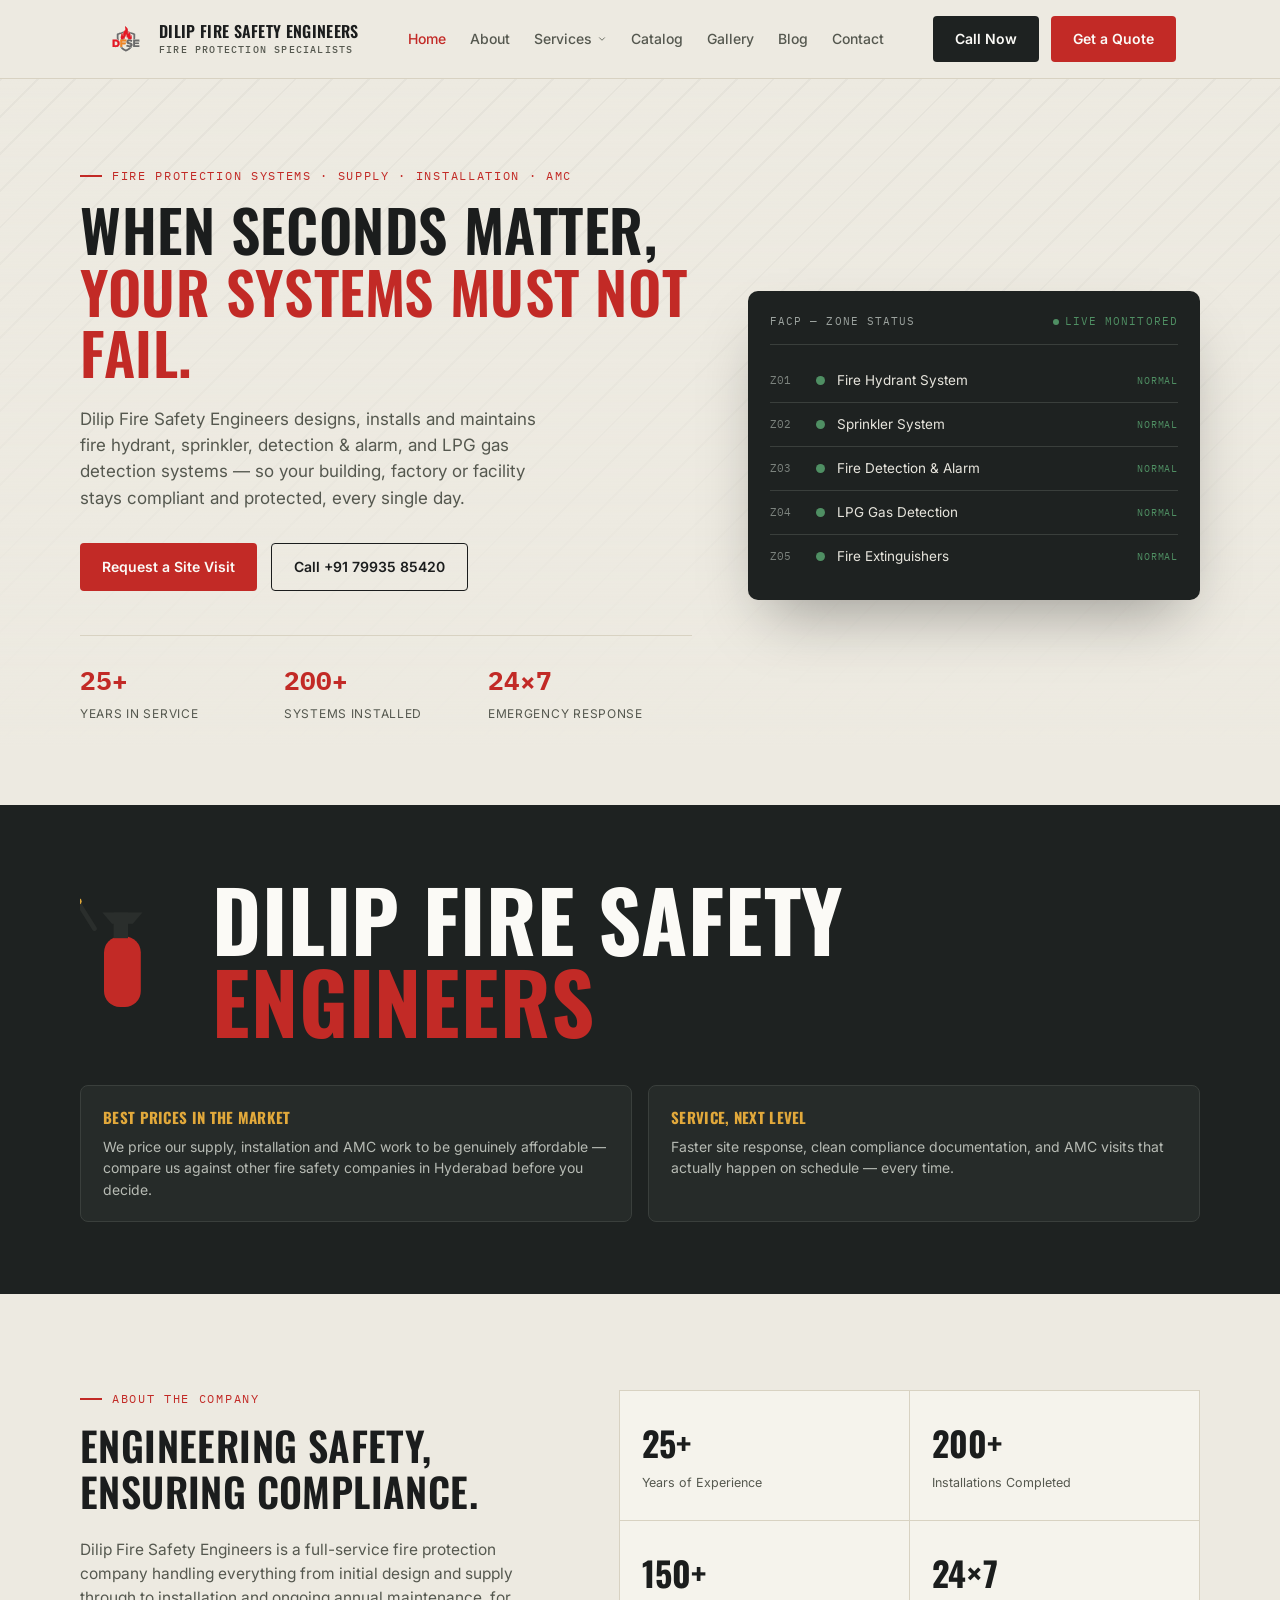
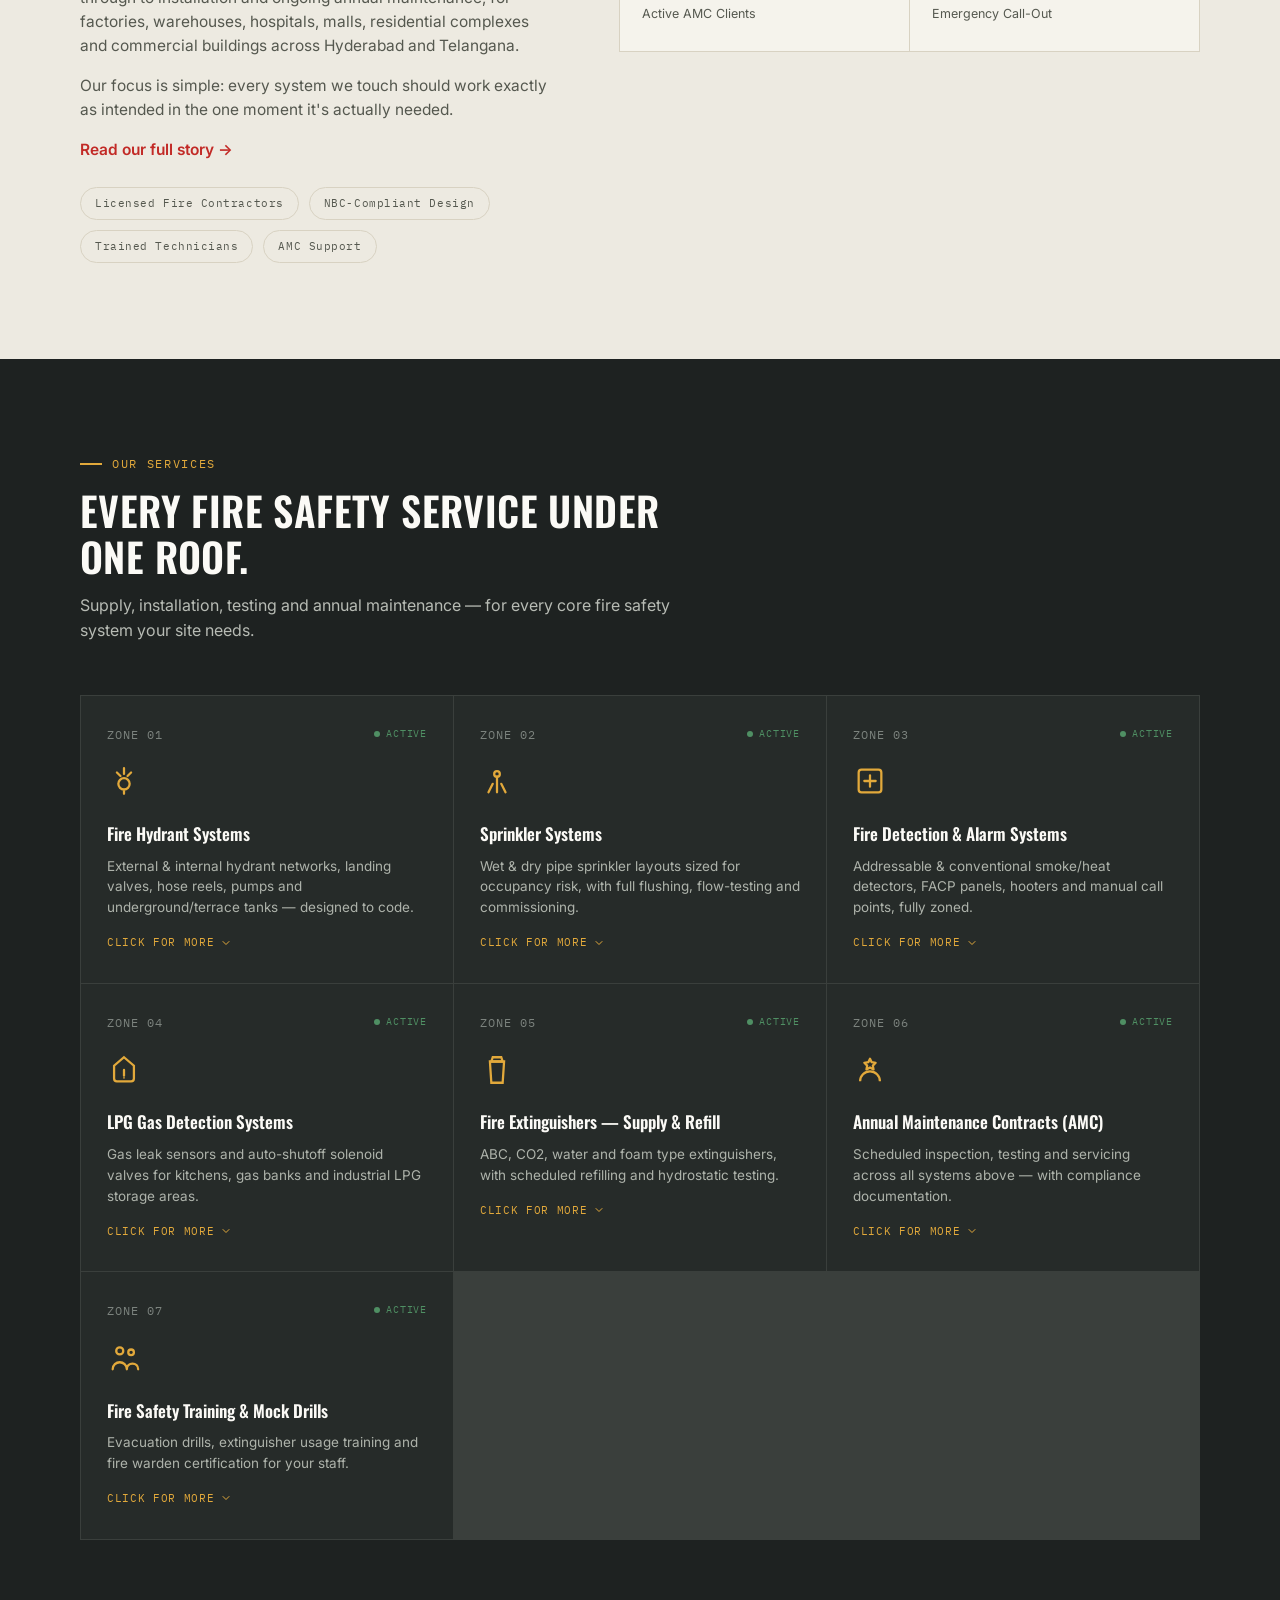
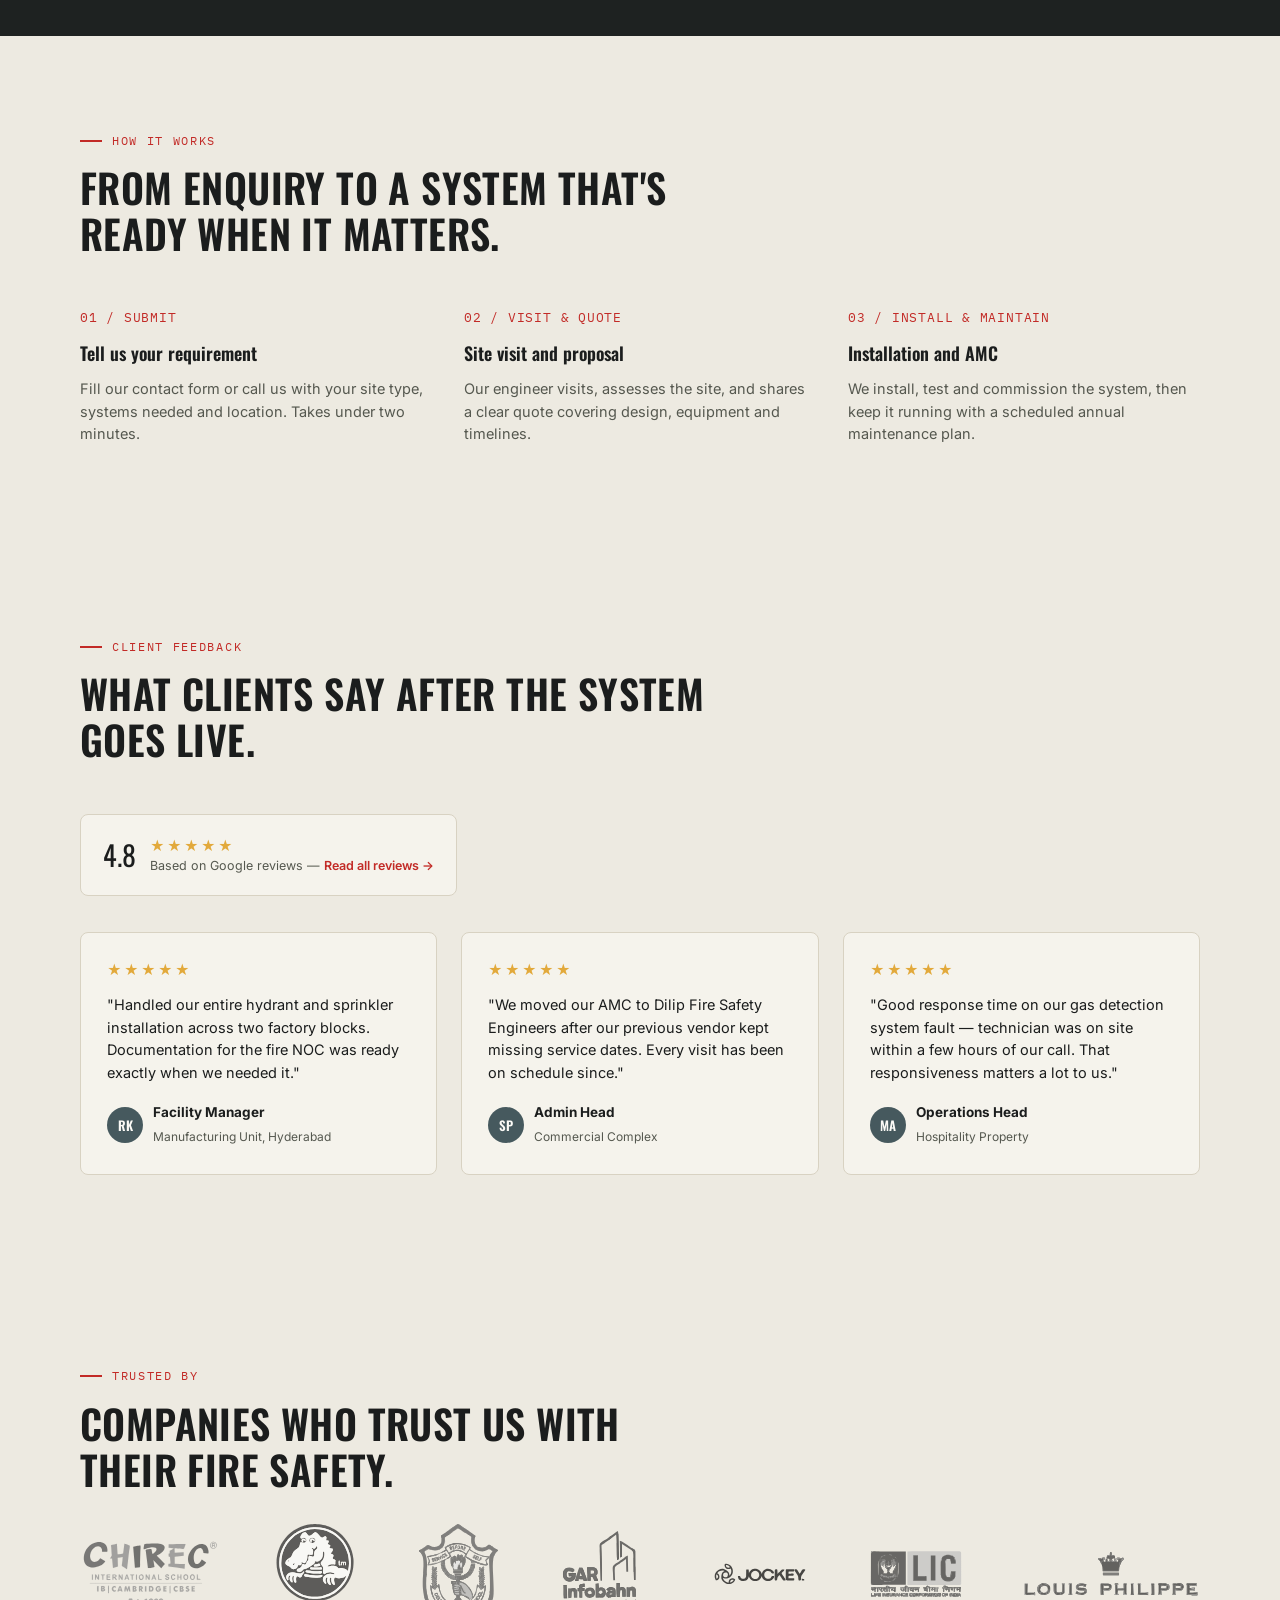
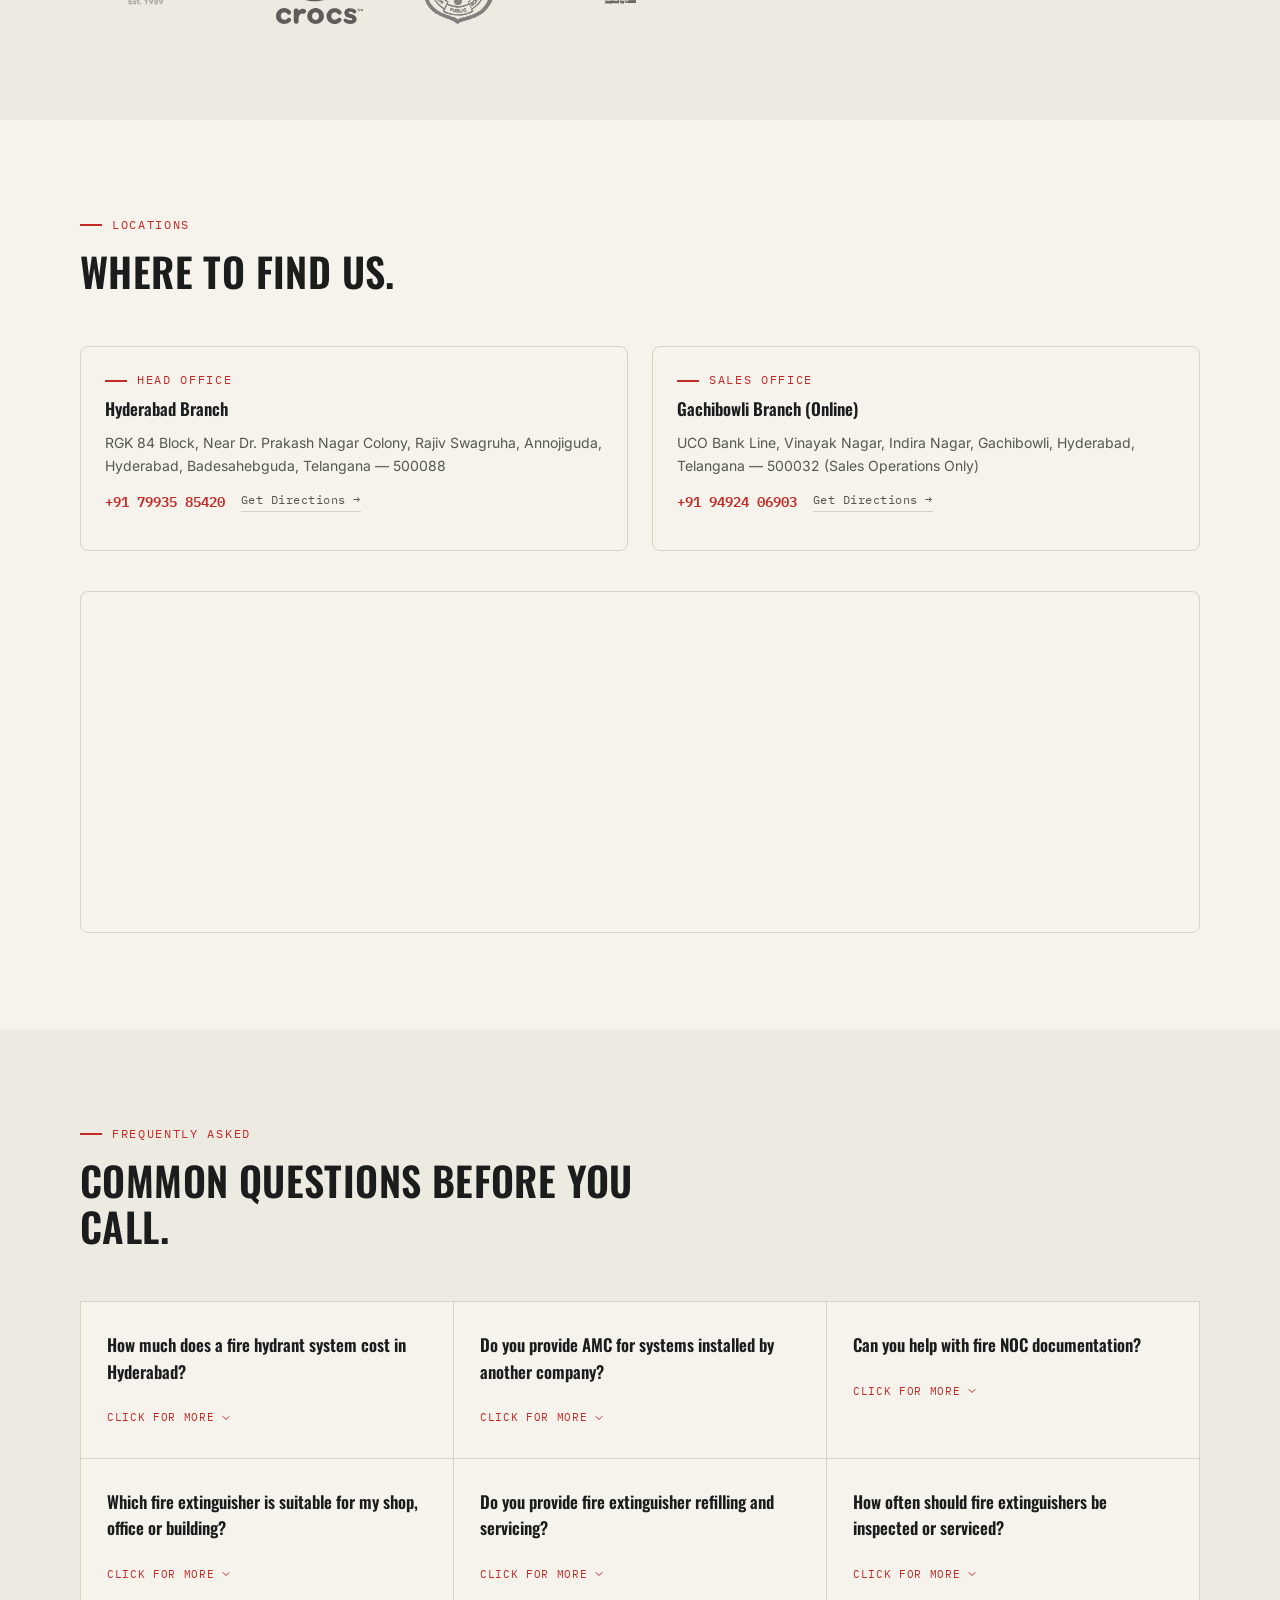
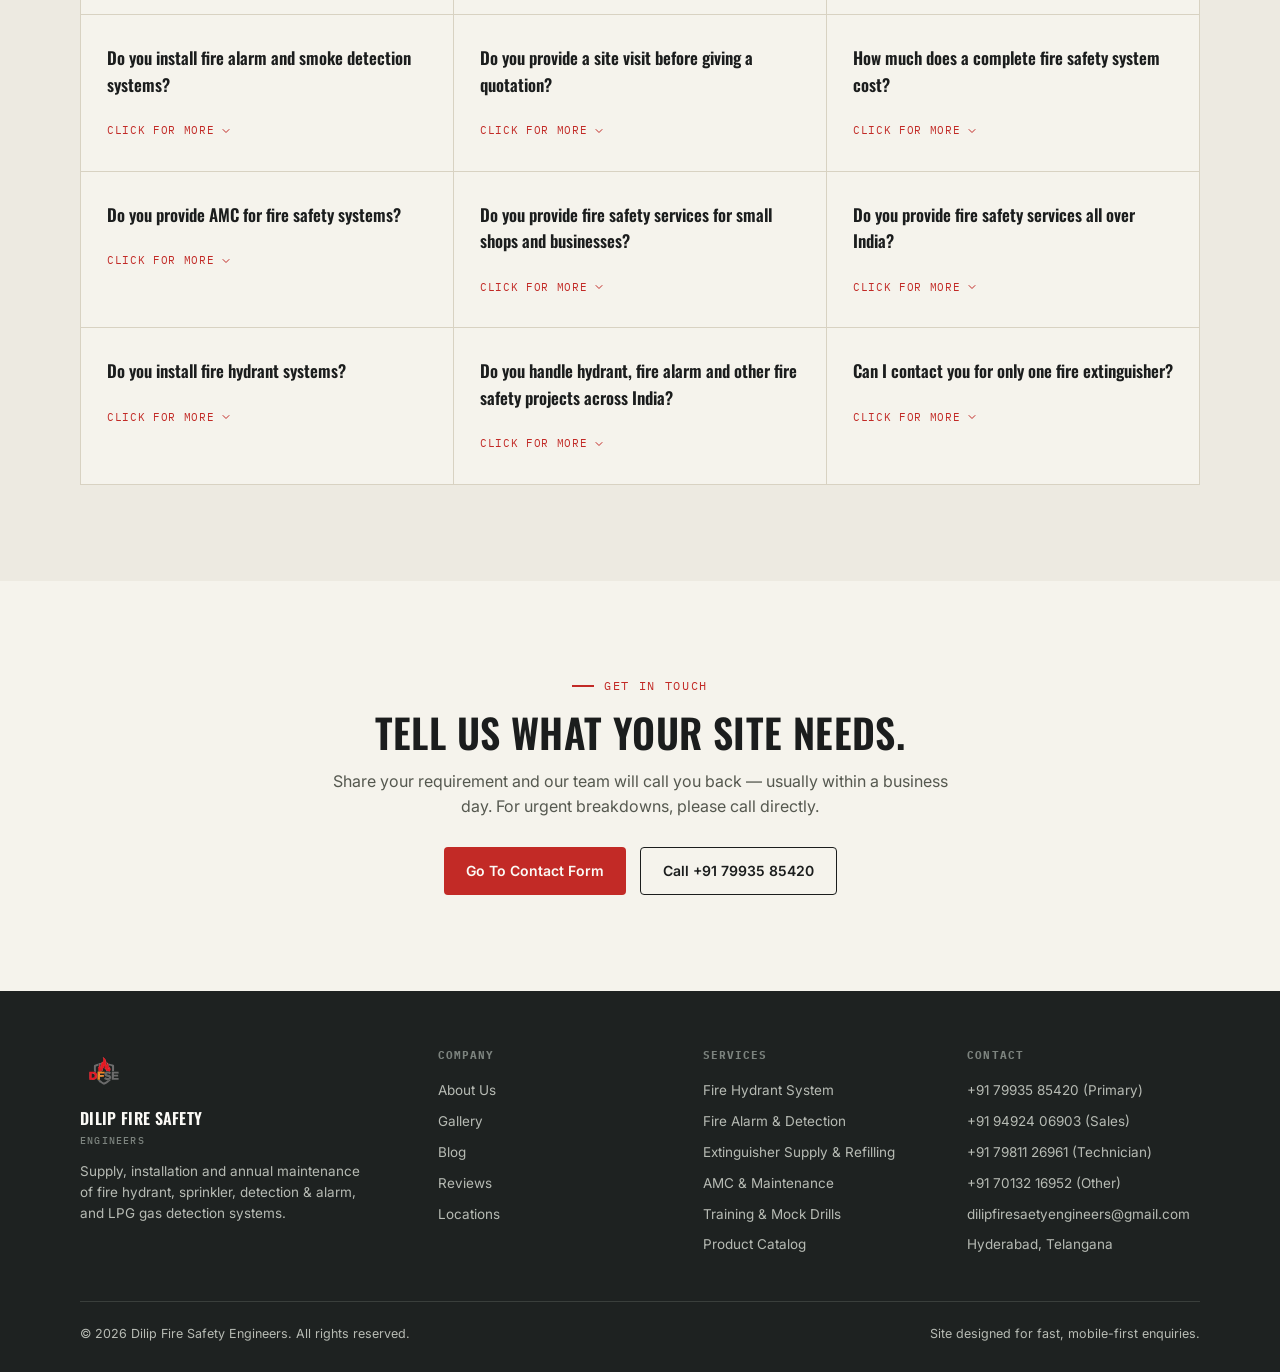
<file: index.html>
<!DOCTYPE html>
<html lang="en">
<head>
<meta charset="UTF-8">
<meta name="viewport" content="width=device-width, initial-scale=1.0">
<!-- DFSE logo intro: scoped additions; existing website styles stay in charge. -->
<script id="dfse-intro-boot">
(function () {
  'use strict';
  var root = document.documentElement;
  var motion = window.matchMedia && window.matchMedia('(prefers-reduced-motion: reduce)');
  var navigation = window.performance && performance.getEntriesByType && performance.getEntriesByType('navigation')[0];
  // Respect reduced motion, direct section links and browser history restores.
  if (!motion || motion.matches || !Element.prototype.animate || location.hash ||
      (navigation && navigation.type === 'back_forward')) return;
  // Play once per browser for this site, including future visits and new tabs.
  // Record it before opening the cover so skipping or leaving mid-intro counts.
  try {
    var seenKey = 'dfse.logoIntroSeen';
    if (window.localStorage.getItem(seenKey) === '1') return;
    window.localStorage.setItem(seenKey, '1');
  } catch (_) {
    // If browser storage is unavailable, show the page without an intro.
    return;
  }
  root.classList.add('dfse-intro-pending');
  var closed = false;
  var cleanup = null;
  var timer = setTimeout(finish, 4500);
  function finish() {
    if (closed) return;
    closed = true;
    clearTimeout(timer);
    root.classList.remove('dfse-intro-pending', 'dfse-intro-active');
    if (cleanup) cleanup();
  }
  window.dfseLogoIntro = {
    get closed() { return closed; },
    finish: finish,
    setCleanup: function (callback) {
      cleanup = callback;
      if (closed) callback();
    }
  };
  // Never let a slow request or a restored page leave a loading cover behind.
  window.addEventListener('pageshow', function (event) { if (event.persisted) finish(); });
}());
</script>

<title>Fire Safety Systems Hyderabad | Hydrant, Sprinkler & Fire Alarm AMC — Dilip Fire Safety Engineers</title>
<meta name="description" content="Fire hydrant, sprinkler, fire detection & LPG gas detection systems — supply, installation and annual maintenance (AMC) in Hyderabad & Telangana. 25+ years, 24×7 emergency response. Call +91 79935 85420.">
<meta name="robots" content="index, follow">
<link rel="stylesheet" href="styles.css">
<link rel="icon" type="image/svg+xml" href="assets/logo.svg">
<link rel="canonical" href="https://www.dilipfiresafety.in/">

<meta property="og:type" content="business.business">
<meta property="og:title" content="Dilip Fire Safety Engineers | Fire Protection Systems — Hyderabad">
<meta property="og:description" content="Supply, installation and annual maintenance of fire hydrant, sprinkler, fire detection and LPG gas detection systems across Hyderabad & Telangana.">
<meta property="og:url" content="https://www.dilipfiresafety.in/">
<meta property="og:locale" content="en_IN">
<meta property="og:image" content="https://www.dilipfiresafety.in/assets/og-image.jpg">
<meta property="og:image:width" content="1200">
<meta property="og:image:height" content="630">
<meta name="twitter:card" content="summary_large_image">
<meta name="twitter:title" content="Dilip Fire Safety Engineers | Fire Protection Systems — Hyderabad">
<meta name="twitter:description" content="Fire hydrant, sprinkler, fire detection & LPG gas detection systems — supply, installation and AMC in Hyderabad & Telangana.">
<meta name="twitter:image" content="https://www.dilipfiresafety.in/assets/og-image.jpg">
<meta name="geo.region" content="IN-TG">
<meta name="geo.placename" content="Hyderabad">

<script type="application/ld+json">
{
  "@context": "https://schema.org",
  "@type": "HomeAndConstructionBusiness",
  "name": "Dilip Fire Safety Engineers",
  "image": "https://www.dilipfiresafety.in/assets/og-image.jpg",
  "telephone": ["+91-79935-85420", "+91-94924-06903", "+91-79811-26961", "+91-70132-16952"],
  "email": "dilipfiresaetyengineers@gmail.com",
  "url": "https://www.dilipfiresafety.in/",
  "alternateName": ["DFSE", "Dilip Fire Safety"],
  "priceRange": "₹₹",
  "address": {
    "@type": "PostalAddress",
    "streetAddress": "RGK 84 Block, Near Dr. Prakash Nagar Colony, Rajiv Swagruha, Annojiguda, Badesahebguda",
    "addressLocality": "Hyderabad",
    "addressRegion": "Telangana",
    "postalCode": "500088",
    "addressCountry": "IN"
  },
  "areaServed": ["Hyderabad", "Secunderabad", "Gachibowli", "Telangana", "Andhra Pradesh"],
  "openingHoursSpecification": {
    "@type": "OpeningHoursSpecification",
    "dayOfWeek": ["Monday","Tuesday","Wednesday","Thursday","Friday","Saturday"],
    "opens": "09:00",
    "closes": "19:00"
  },
  "sameAs": ["https://www.google.com/maps?cid=10450089347268521073"],
  "makesOffer": [
    {"@type": "Offer", "itemOffered": {"@type": "Service", "name": "Fire Hydrant System Installation & AMC"}},
    {"@type": "Offer", "itemOffered": {"@type": "Service", "name": "Sprinkler System Installation & AMC"}},
    {"@type": "Offer", "itemOffered": {"@type": "Service", "name": "Fire Detection & Alarm System Installation & AMC"}},
    {"@type": "Offer", "itemOffered": {"@type": "Service", "name": "LPG Gas Detection System Installation & AMC"}},
    {"@type": "Offer", "itemOffered": {"@type": "Service", "name": "Fire Extinguisher Supply & Refill"}},
    {"@type": "Offer", "itemOffered": {"@type": "Service", "name": "Fire Safety Training & Mock Drills"}}
  ]
}
</script>
<script type="application/ld+json">
{
  "@context": "https://schema.org",
  "@type": "FAQPage",
  "mainEntity": [
    {"@type": "Question", "name": "How much does a fire hydrant system cost in Hyderabad?", "acceptedAnswer": {"@type": "Answer", "text": "Cost depends on building height, hydrant points, pump room specification and pipe routing. Share your site plan or built-up area for a written quote after a free site visit."}},
    {"@type": "Question", "name": "Do you provide AMC for systems installed by another company?", "acceptedAnswer": {"@type": "Answer", "text": "Yes. Dilip Fire Safety Engineers takes over AMC for existing hydrant, sprinkler, detection, LPG detection and extinguisher systems regardless of who installed them, after an initial inspection."}},
    {"@type": "Question", "name": "Can you help with fire NOC documentation?", "acceptedAnswer": {"@type": "Answer", "text": "Yes. Installations and AMC visits come with test logs, drawings and completion certificates commonly required for Telangana fire department NOC application and renewal."}}
  ]
}
</script>

<link rel="preconnect" href="https://fonts.googleapis.com">
<link rel="preconnect" href="https://fonts.gstatic.com" crossorigin>
<link href="https://fonts.googleapis.com/css2?family=Oswald:wght@500;600;700&family=Inter:wght@400;500;600;700&family=IBM+Plex+Mono:wght@500;600&display=swap" rel="stylesheet">
<style id="dfse-intro-styles">
/* All rules are scoped to the intro. Your existing header controls logo size. */
#dfse-intro {
  --dfse-intro-bg: var(--bg, var(--bg-soft, #f4f5f2));
  --dfse-intro-ink: var(--ink, #2a2e2c);
  --dfse-intro-red: var(--red, #e81721);
  --dfse-intro-amber: var(--amber, #f08523);
  display: none;
  position: fixed;
  inset: 0;
  z-index: 2147483000;
  isolation: isolate;
  color: var(--dfse-intro-ink);
  font-family: inherit;
  pointer-events: none;
}
html.dfse-intro-pending #dfse-intro,
html.dfse-intro-active #dfse-intro { display: block; }
html.dfse-intro-pending [data-dfse-intro-logo],
html.dfse-intro-active [data-dfse-intro-logo] { visibility: hidden !important; }
#dfse-intro-veil {
  position: absolute;
  inset: 0;
  overflow: hidden;
  background-color: var(--dfse-intro-bg);
  pointer-events: auto;
}
.dfse-intro-glow {
  position: absolute;
  width: min(105vw, 900px);
  aspect-ratio: 1;
  top: 46%;
  left: 50%;
  transform: translate(-50%, -50%);
  opacity: .075;
  background: radial-gradient(ellipse, var(--dfse-intro-amber) 0%, var(--dfse-intro-red) 28%, transparent 65%);
}
#dfse-intro-logo {
  position: fixed;
  display: block;
  width: min(70vw, 460px);
  height: auto;
  max-width: none;
  max-height: none;
  top: 48%;
  left: 50%;
  transform: translate(-50%, -50%);
  transform-origin: 0 0;
  object-fit: contain;
  visibility: hidden;
  pointer-events: none;
  margin: 0;
}
#dfse-intro-caption {
  position: fixed;
  top: calc(48% + min(35vw, 230px));
  left: 50%;
  width: min(88vw, 500px);
  margin: 18px 0 0;
  transform: translateX(-50%);
  text-align: center;
  opacity: 0;
  pointer-events: none;
}
#dfse-intro-caption strong {
  display: block;
  font-family: 'Oswald', sans-serif;
  font-size: clamp(20px, 3.5vw, 30px);
  font-weight: 600;
  line-height: 1.3;
}
#dfse-intro-caption span {
  display: block;
  margin-top: 8px;
  font-family: var(--mono, 'IBM Plex Mono', monospace);
  font-size: 12px;
  line-height: 1.5;
  letter-spacing: .09em;
  text-transform: uppercase;
  color: var(--ink-soft, #686e69);
}
#dfse-intro-caption::after {
  content: '';
  display: block;
  width: 44px;
  height: 2px;
  margin: 17px auto 0;
  background: linear-gradient(90deg, var(--dfse-intro-red), var(--dfse-intro-amber));
}
#dfse-intro-skip {
  position: fixed;
  top: max(18px, env(safe-area-inset-top));
  right: max(20px, env(safe-area-inset-right));
  min-height: 44px;
  padding: 10px 14px;
  border: 1px solid var(--line, #d7dcd6);
  border-radius: 4px;
  background: var(--dfse-intro-bg);
  color: var(--dfse-intro-ink);
  font: 500 14px/1.4 'Inter', sans-serif;
  cursor: pointer;
  pointer-events: auto;
}
#dfse-intro-skip:hover { border-color: var(--dfse-intro-red); }
#dfse-intro-skip:focus-visible { outline: 2px solid var(--dfse-intro-red); outline-offset: 4px; }
@media (max-height: 530px) { #dfse-intro-caption { display: none; } }
@media (prefers-reduced-motion: reduce) {
  html #dfse-intro { display: none !important; }
  html [data-dfse-intro-logo] { visibility: visible !important; }
}
</style>

</head>

<!-- Replace G-XXXXXXXXXX with your GA4 Measurement ID, and AW-XXXXXXXXX with your Google Ads Conversion ID once you have them. -->
<script async src="https://www.googletagmanager.com/gtag/js?id=G-XXXXXXXXXX"></script>
<script>
  window.dataLayer = window.dataLayer || [];
  function gtag(){dataLayer.push(arguments);}
  gtag('js', new Date());
  gtag('config', 'G-XXXXXXXXXX');
</script>
<body>
  <!-- Cinematic logo entrance. The logo source is copied from the real header. -->
  <div id="dfse-intro">
    <div id="dfse-intro-veil" aria-hidden="true"><div class="dfse-intro-glow"></div></div>
    <img id="dfse-intro-logo" alt="" aria-hidden="true">
    <div id="dfse-intro-caption" aria-hidden="true">
      <strong>Dilip Fire Safety Engineers</strong>
      <span>Fire Protection Specialists</span>
    </div>
    <button id="dfse-intro-skip" type="button">Skip intro</button>
  </div>


  <header>
    <nav class="nav">
      <a href="index.html" class="brand">
        <span class="brand-mark"><img data-dfse-intro-logo decoding="async" fetchpriority="high" src="assets/logo.svg" alt="Dilip Fire Safety Engineers logo"></span>
        <span class="brand-name">Dilip Fire Safety Engineers<span>Fire Protection Specialists</span></span>
      </a>
      <div class="nav-links">
        <a href="index.html" class="active">Home</a>
        <a href="about.html">About</a>
        <div class="nav-dropdown">
          <span>Services <svg viewBox="0 0 24 24" fill="none"><path d="M6 9l6 6 6-6" stroke="currentColor" stroke-width="2" stroke-linecap="round"/></svg></span>
          <div class="dropdown-menu">
            <a href="fire-extinguisher-supply-refilling.html">Fire Extinguisher Supply & Refilling</a>
            <a href="fire-hydrant-system.html">Fire Hydrant System</a>
            <a href="fire-alarm-detection-system.html">Fire Alarm & Detection System</a>
            <a href="amc-maintenance.html">AMC & Maintenance</a>
            <a href="fire-safety-training.html">Fire Safety Training</a>
          </div>
        </div>
        <a href="products.html">Catalog</a>
        <a href="gallery.html">Gallery</a>
        <a href="blog.html">Blog</a>
        <a href="contact.html">Contact</a>
      </div>
      <div class="nav-cta">
        <a href="tel:+917993585420" class="btn btn-call">Call Now</a>
        <a href="contact.html" class="btn btn-primary">Get a Quote</a>
      </div>
      <button class="nav-burger" id="navBurger" aria-label="Menu" aria-expanded="false">
        <svg viewBox="0 0 24 24" fill="none"><path d="M4 7h16M4 12h16M4 17h16" stroke="currentColor" stroke-width="2" stroke-linecap="round"/></svg>
      </button>
    </nav>
    <div class="mobile-menu" id="mobileMenu">
      <a href="index.html">Home</a>
      <a href="about.html">About</a>
      <a href="fire-extinguisher-supply-refilling.html">Fire Extinguisher Supply & Refilling</a>
      <a href="fire-hydrant-system.html">Fire Hydrant System</a>
      <a href="fire-alarm-detection-system.html">Fire Alarm & Detection System</a>
      <a href="amc-maintenance.html">AMC & Maintenance</a>
      <a href="fire-safety-training.html">Fire Safety Training</a>
      <a href="products.html">Catalog</a>
      <a href="gallery.html">Gallery</a>
      <a href="blog.html">Blog</a>
      <a href="contact.html">Contact</a>
    </div>
  </header>

  <main>
  <!-- ============ HERO ============ -->
  <div id="top"></div>
  <section class="hero">
    <div class="hero-grid">
      <div>
        <div class="eyebrow">Fire Protection Systems · Supply · Installation · AMC</div>
        <h1>When seconds matter, <em>your systems must not fail.</em></h1>
        <p class="hero-sub">Dilip Fire Safety Engineers designs, installs and maintains fire hydrant, sprinkler, detection & alarm, and LPG gas detection systems — so your building, factory or facility stays compliant and protected, every single day.</p>
        <div class="hero-actions">
          <a href="contact.html" class="btn btn-primary">Request a Site Visit</a>
          <a href="tel:+917993585420" class="btn btn-outline">Call +91 79935 85420</a>
        </div>
        <div class="hero-stats">
          <div class="hero-stat"><b>25+</b><span>Years in Service</span></div>
          <div class="hero-stat"><b>200+</b><span>Systems Installed</span></div>
          <div class="hero-stat"><b>24×7</b><span>Emergency Response</span></div>
        </div>
      </div>

      <div class="hero-panel">
        <div class="hero-panel-head">
          <span>Facp — Zone Status</span>
          <span class="live">Live Monitored</span>
        </div>
        <div class="zone-row"><span class="zone-code">Z01</span><span class="zone-led"></span><span class="zone-name">Fire Hydrant System</span><span class="zone-tag">NORMAL</span></div>
        <div class="zone-row"><span class="zone-code">Z02</span><span class="zone-led"></span><span class="zone-name">Sprinkler System</span><span class="zone-tag">NORMAL</span></div>
        <div class="zone-row"><span class="zone-code">Z03</span><span class="zone-led"></span><span class="zone-name">Fire Detection & Alarm</span><span class="zone-tag">NORMAL</span></div>
        <div class="zone-row"><span class="zone-code">Z04</span><span class="zone-led"></span><span class="zone-name">LPG Gas Detection</span><span class="zone-tag">NORMAL</span></div>
        <div class="zone-row"><span class="zone-code">Z05</span><span class="zone-led"></span><span class="zone-name">Fire Extinguishers</span><span class="zone-tag">NORMAL</span></div>
      </div>
    </div>
  </section>

  <!-- ============ TRUST BANNER ============ -->
  <section class="trust-banner">
    <div class="wrap">
      <div class="trust-row">
        <svg class="ext-icon" viewBox="0 0 120 160" fill="none" xmlns="http://www.w3.org/2000/svg" aria-hidden="true">
          <rect x="30" y="52" width="46" height="88" rx="20" fill="var(--red)"/>
          <rect x="42" y="22" width="18" height="32" fill="#2A2E2C"/>
          <polygon points="28,22 78,22 66,36 40,36" fill="#2A2E2C"/>
          <line x1="18" y1="42" x2="-2" y2="10" stroke="#2A2E2C" stroke-width="6" stroke-linecap="round"/>
          <circle class="spray s1" cx="-2" cy="8" r="4" fill="var(--amber)"/>
          <circle class="spray s2" cx="-2" cy="8" r="3" fill="var(--amber)"/>
          <circle class="spray s3" cx="-2" cy="8" r="3.5" fill="var(--amber)"/>
        </svg>
        <div class="trust-big">
          <span>Dilip Fire Safety</span>
          <span class="accent">Engineers</span>
        </div>
      </div>
      <div class="trust-highlights">
        <div class="trust-pill">
          <b>Best Prices In The Market</b>
          <p>We price our supply, installation and AMC work to be genuinely affordable — compare us against other fire safety companies in Hyderabad before you decide.</p>
        </div>
        <div class="trust-pill">
          <b>Service, Next Level</b>
          <p>Faster site response, clean compliance documentation, and AMC visits that actually happen on schedule — every time.</p>
        </div>
      </div>
    </div>
  </section>

  <!-- ============ ABOUT (summary — full story on about.html) ============ -->
  <section id="about">
    <div class="wrap about-grid">
      <div>
        <div class="section-head" style="margin-bottom:24px;">
          <div class="eyebrow">About the Company</div>
          <h2>Engineering safety, ensuring compliance.</h2>
        </div>
        <div class="about-copy">
          <p>Dilip Fire Safety Engineers is a full-service fire protection company handling everything from initial design and supply through to installation and ongoing annual maintenance, for factories, warehouses, hospitals, malls, residential complexes and commercial buildings across Hyderabad and Telangana.</p>
          <p>Our focus is simple: every system we touch should work exactly as intended in the one moment it's actually needed.</p>
          <p><a href="about.html" style="color:var(--red);font-weight:600;">Read our full story →</a></p>
        </div>
        <div class="cert-row">
          <span class="cert-pill">Licensed Fire Contractors</span>
          <span class="cert-pill">NBC-Compliant Design</span>
          <span class="cert-pill">Trained Technicians</span>
          <span class="cert-pill">AMC Support</span>
        </div>
      </div>
      <div class="about-stats">
        <div class="about-stat"><b>25+</b><span>Years of Experience</span></div>
        <div class="about-stat"><b>200+</b><span>Installations Completed</span></div>
        <div class="about-stat"><b>150+</b><span>Active AMC Clients</span></div>
        <div class="about-stat"><b>24×7</b><span>Emergency Call-Out</span></div>
      </div>
    </div>
  </section>

  <!-- ============ SERVICES — control panel ============ -->
  <section id="services" class="services">
    <div class="wrap">
      <div class="section-head">
        <div class="eyebrow">Our Services</div>
        <h2>Every fire safety service under one roof.</h2>
        <p>Supply, installation, testing and annual maintenance — for every core fire safety system your site needs.</p>
      </div>
      <div class="zone-grid">

        <details class="zone-card">
          <summary>
            <div class="zone-card-top"><span class="zone-num">ZONE 01</span><span class="zone-status">ACTIVE</span></div>
            <svg class="zone-icon" viewBox="0 0 24 24" fill="none"><path d="M12 3v4M7 6l2.5 2.5M17 6l-2.5 2.5M12 10a4 4 0 100 8 4 4 0 000-8zM12 18v3" stroke="currentColor" stroke-width="1.6" stroke-linecap="round"/></svg>
            <h3>Fire Hydrant Systems</h3>
            <p>External & internal hydrant networks, landing valves, hose reels, pumps and underground/terrace tanks — designed to code.</p>
            <span class="zone-more">Click for more <svg viewBox="0 0 24 24" fill="none"><path d="M6 9l6 6 6-6" stroke="currentColor" stroke-width="2" stroke-linecap="round"/></svg></span>
          </summary>
          <div class="zone-detail">
            <p>Covers internal & external hydrant networks, single/double-headed landing valves, hose reels, hydrant pumps (electric, diesel & jockey) and underground or terrace storage tanks — designed to NBC and local fire NOC norms.</p>
            <a class="zone-detail-link" href="fire-hydrant-system.html">Read more about hydrant systems →</a>
          </div>
        </details>

        <details class="zone-card">
          <summary>
            <div class="zone-card-top"><span class="zone-num">ZONE 02</span><span class="zone-status">ACTIVE</span></div>
            <svg class="zone-icon" viewBox="0 0 24 24" fill="none"><circle cx="12" cy="7" r="2" stroke="currentColor" stroke-width="1.6"/><path d="M12 9v3M6 20l3-6M18 20l-3-6M12 12l0 8" stroke="currentColor" stroke-width="1.6" stroke-linecap="round"/></svg>
            <h3>Sprinkler Systems</h3>
            <p>Wet & dry pipe sprinkler layouts sized for occupancy risk, with full flushing, flow-testing and commissioning.</p>
            <span class="zone-more">Click for more <svg viewBox="0 0 24 24" fill="none"><path d="M6 9l6 6 6-6" stroke="currentColor" stroke-width="2" stroke-linecap="round"/></svg></span>
          </summary>
          <div class="zone-detail">
            <p>Wet-pipe and dry-pipe layouts using pendent, upright and sidewall heads, alarm valves and flow switches — configured for your building's hazard classification, with full flushing and commissioning before sign-off.</p>
            <a class="zone-detail-link" href="products.html#sprinkler">Browse sprinkler products →</a>
          </div>
        </details>

        <details class="zone-card">
          <summary>
            <div class="zone-card-top"><span class="zone-num">ZONE 03</span><span class="zone-status">ACTIVE</span></div>
            <svg class="zone-icon" viewBox="0 0 24 24" fill="none"><rect x="4" y="4" width="16" height="16" rx="2" stroke="currentColor" stroke-width="1.6"/><path d="M8 12h8M12 8v8" stroke="currentColor" stroke-width="1.6" stroke-linecap="round"/></svg>
            <h3>Fire Detection & Alarm Systems</h3>
            <p>Addressable & conventional smoke/heat detectors, FACP panels, hooters and manual call points, fully zoned.</p>
            <span class="zone-more">Click for more <svg viewBox="0 0 24 24" fill="none"><path d="M6 9l6 6 6-6" stroke="currentColor" stroke-width="2" stroke-linecap="round"/></svg></span>
          </summary>
          <div class="zone-detail">
            <p>Addressable and conventional smoke/heat detectors, manual call points, hooters and response indicators — wired into a fire alarm control panel (FACP) with a fully documented zone map for your building.</p>
            <a class="zone-detail-link" href="fire-alarm-detection-system.html">Read more about detection & alarm →</a>
          </div>
        </details>

        <details class="zone-card">
          <summary>
            <div class="zone-card-top"><span class="zone-num">ZONE 04</span><span class="zone-status">ACTIVE</span></div>
            <svg class="zone-icon" viewBox="0 0 24 24" fill="none"><path d="M12 3l7 6v9a2 2 0 01-2 2H7a2 2 0 01-2-2V9l7-6z" stroke="currentColor" stroke-width="1.6"/><path d="M12 12v4" stroke="currentColor" stroke-width="1.6" stroke-linecap="round"/><circle cx="12" cy="17.5" r=".6" fill="currentColor"/></svg>
            <h3>LPG Gas Detection Systems</h3>
            <p>Gas leak sensors and auto-shutoff solenoid valves for kitchens, gas banks and industrial LPG storage areas.</p>
            <span class="zone-more">Click for more <svg viewBox="0 0 24 24" fill="none"><path d="M6 9l6 6 6-6" stroke="currentColor" stroke-width="2" stroke-linecap="round"/></svg></span>
          </summary>
          <div class="zone-detail">
            <p>Gas leak sensors, auto-shutoff solenoid valves and dedicated control panels for kitchens, gas banks and industrial LPG storage areas, with audible and visual alarm on leak detection.</p>
            <a class="zone-detail-link" href="products.html#lpg">Browse gas detection products →</a>
          </div>
        </details>

        <details class="zone-card">
          <summary>
            <div class="zone-card-top"><span class="zone-num">ZONE 05</span><span class="zone-status">ACTIVE</span></div>
            <svg class="zone-icon" viewBox="0 0 24 24" fill="none"><path d="M9 3h6l1 3H8l1-3z" stroke="currentColor" stroke-width="1.6"/><path d="M7 6h10l-1 15H8L7 6z" stroke="currentColor" stroke-width="1.6"/></svg>
            <h3>Fire Extinguishers — Supply & Refill</h3>
            <p>ABC, CO2, water and foam type extinguishers, with scheduled refilling and hydrostatic testing.</p>
            <span class="zone-more">Click for more <svg viewBox="0 0 24 24" fill="none"><path d="M6 9l6 6 6-6" stroke="currentColor" stroke-width="2" stroke-linecap="round"/></svg></span>
          </summary>
          <div class="zone-detail">
            <p>ABC, CO2, water, foam and modular/automatic type extinguishers, supplied with ISI-marked cylinders, wall mounting and signage, plus a scheduled refilling and hydrostatic testing calendar.</p>
            <a class="zone-detail-link" href="fire-extinguisher-supply-refilling.html">Read more about extinguisher supply →</a>
          </div>
        </details>

        <details class="zone-card">
          <summary>
            <div class="zone-card-top"><span class="zone-num">ZONE 06</span><span class="zone-status">ACTIVE</span></div>
            <svg class="zone-icon" viewBox="0 0 24 24" fill="none"><path d="M12 4l1.2 2.5 2.8.4-2 2 .5 2.7L12 10.2 9.5 11.6l.5-2.7-2-2 2.8-.4L12 4z" stroke="currentColor" stroke-width="1.6" stroke-linejoin="round"/><path d="M5 20a7 7 0 0114 0" stroke="currentColor" stroke-width="1.6"/></svg>
            <h3>Annual Maintenance Contracts (AMC)</h3>
            <p>Scheduled inspection, testing and servicing across all systems above — with compliance documentation.</p>
            <span class="zone-more">Click for more <svg viewBox="0 0 24 24" fill="none"><path d="M6 9l6 6 6-6" stroke="currentColor" stroke-width="2" stroke-linecap="round"/></svg></span>
          </summary>
          <div class="zone-detail">
            <p>Quarterly, half-yearly or annual visits across every system above, with signed test logs, compliance certificates for your fire NOC renewal, and priority call-out support for AMC clients.</p>
            <a class="zone-detail-link" href="amc-maintenance.html">Read more about AMC plans →</a>
          </div>
        </details>

        <details class="zone-card">
          <summary>
            <div class="zone-card-top"><span class="zone-num">ZONE 07</span><span class="zone-status">ACTIVE</span></div>
            <svg class="zone-icon" viewBox="0 0 24 24" fill="none"><circle cx="9" cy="7" r="2.5" stroke="currentColor" stroke-width="1.6"/><circle cx="17" cy="8" r="2" stroke="currentColor" stroke-width="1.6"/><path d="M4 20c0-3 2.5-5 5-5s5 2 5 5M14 20c0-2.5 1.8-4 4-4s4 1.5 4 4" stroke="currentColor" stroke-width="1.6" stroke-linecap="round"/></svg>
            <h3>Fire Safety Training & Mock Drills</h3>
            <p>Evacuation drills, extinguisher usage training and fire warden certification for your staff.</p>
            <span class="zone-more">Click for more <svg viewBox="0 0 24 24" fill="none"><path d="M6 9l6 6 6-6" stroke="currentColor" stroke-width="2" stroke-linecap="round"/></svg></span>
          </summary>
          <div class="zone-detail">
            <p>On-site evacuation drills, hands-on extinguisher usage training, fire warden certification and classroom emergency-response sessions — scheduled to suit your building's operating hours.</p>
            <a class="zone-detail-link" href="fire-safety-training.html">Read more about training →</a>
          </div>
        </details>

      </div>
    </div>
  </section>

  <!-- ============ PROCESS ============ -->
  <section>
    <div class="wrap">
      <div class="section-head">
        <div class="eyebrow">How It Works</div>
        <h2>From enquiry to a system that's ready when it matters.</h2>
      </div>
      <div class="process-grid">
        <div class="process-step">
          <div class="process-num">01 / SUBMIT</div>
          <h3>Tell us your requirement</h3>
          <p>Fill our contact form or call us with your site type, systems needed and location. Takes under two minutes.</p>
        </div>
        <div class="process-step">
          <div class="process-num">02 / VISIT & QUOTE</div>
          <h3>Site visit and proposal</h3>
          <p>Our engineer visits, assesses the site, and shares a clear quote covering design, equipment and timelines.</p>
        </div>
        <div class="process-step">
          <div class="process-num">03 / INSTALL & MAINTAIN</div>
          <h3>Installation and AMC</h3>
          <p>We install, test and commission the system, then keep it running with a scheduled annual maintenance plan.</p>
        </div>
      </div>
    </div>
  </section>

  <!-- ============ TESTIMONIALS + GOOGLE RATING ============ -->
  <section id="testimonials">
    <div class="wrap">
      <div class="section-head">
        <div class="eyebrow">Client Feedback</div>
        <h2>What clients say after the system goes live.</h2>
      </div>

      <div class="google-rating">
        <div><div class="score">4.8</div></div>
        <div>
          <div class="stars">★★★★★</div>
          <div class="meta">Based on Google reviews — <a href="#" style="color:var(--red);font-weight:600;">Read all reviews →</a></div>
        </div>
      </div>

      <div class="testi-grid">
        <div class="testi-card">
          <div class="stars">★★★★★</div>
          <p>"Handled our entire hydrant and sprinkler installation across two factory blocks. Documentation for the fire NOC was ready exactly when we needed it."</p>
          <div class="testi-who">
            <div class="testi-avatar">RK</div>
            <div><b>Facility Manager</b><span>Manufacturing Unit, Hyderabad</span></div>
          </div>
        </div>
        <div class="testi-card">
          <div class="stars">★★★★★</div>
          <p>"We moved our AMC to Dilip Fire Safety Engineers after our previous vendor kept missing service dates. Every visit has been on schedule since."</p>
          <div class="testi-who">
            <div class="testi-avatar">SP</div>
            <div><b>Admin Head</b><span>Commercial Complex</span></div>
          </div>
        </div>
        <div class="testi-card">
          <div class="stars">★★★★★</div>
          <p>"Good response time on our gas detection system fault — technician was on site within a few hours of our call. That responsiveness matters a lot to us."</p>
          <div class="testi-who">
            <div class="testi-avatar">MA</div>
            <div><b>Operations Head</b><span>Hospitality Property</span></div>
          </div>
        </div>
      </div>
    </div>
  </section>

  <!-- ============ TRUST PARTNERS ============ -->
  <section id="partners">
    <div class="wrap">
      <div class="section-head" style="margin-bottom:32px;">
        <div class="eyebrow">Trusted By</div>
        <h2>Companies who trust us with their fire safety.</h2>
      </div>
      <div class="partners-viewport" id="partnersViewport">
        <!--
          HOW TO ADD YOUR OWN CLIENT LOGOS:
          1. Save each logo as a transparent-background PNG in the assets/partners/ folder.
          2. Add one more <img> line below, pointing to your new file.
          3. The row centers itself automatically; it only starts auto-scrolling once
             there are enough logos to overflow the row width. No other change needed.
        -->
        <div class="partners-track" id="partnersTrack">

  <img src="assets/partners/chirec.svg" alt="CHIREC" loading="lazy" decoding="async" onerror="this.remove()">

  <img src="assets/partners/crocs.svg" alt="Crocs" loading="lazy" decoding="async" onerror="this.remove()">

  <img src="assets/partners/dps.svg" alt="DPS" loading="lazy" decoding="async" onerror="this.remove()">

  <img src="assets/partners/gar.svg" alt="GAR" loading="lazy" decoding="async" onerror="this.remove()">

  <img src="assets/partners/jockey.svg" alt="Jockey" loading="lazy" decoding="async" onerror="this.remove()">

  <img src="assets/partners/lic.svg" alt="LIC" loading="lazy" decoding="async" onerror="this.remove()">

  <img src="assets/partners/louis.svg" alt="Louis Philippe" loading="lazy" decoding="async" onerror="this.remove()">

  <img src="assets/partners/pallavi.svg" alt="Pallavi" loading="lazy" decoding="async" onerror="this.remove()">

  <img src="assets/partners/roast.svg" alt="Roast" loading="lazy" decoding="async" onerror="this.remove()">

  <img src="assets/partners/tgtransco.svg" alt="TGTRANSCO" loading="lazy" decoding="async" onerror="this.remove()">

  <img src="assets/partners/timex.svg" alt="Timex" loading="lazy" decoding="async" onerror="this.remove()">

  <img src="assets/partners/toi.svg" alt="Times of India" loading="lazy" decoding="async" onerror="this.remove()">

</div>
      </div>
    </div>
  </section>

  <!-- ============ LOCATIONS ============ -->
  <section id="locations" style="background:var(--bg-soft);">
    <div class="wrap">
      <div class="section-head">
        <div class="eyebrow">Locations</div>
        <h2>Where to find us.</h2>
      </div>

      <div class="branch-grid">
        <div class="branch-card">
          <div class="eyebrow" style="margin-bottom:6px;">Head Office</div>
          <h3>Hyderabad Branch</h3>
          <address>RGK 84 Block, Near Dr. Prakash Nagar Colony, Rajiv Swagruha, Annojiguda, Hyderabad, Badesahebguda, Telangana — 500088</address>
          <div class="branch-card-links">
            <a class="tel" href="tel:+917993585420">+91 79935 85420</a>
            <a class="directions" href="https://www.google.com/maps?cid=10450089347268521073" target="_blank" rel="noopener">Get Directions →</a>
          </div>
        </div>
        <div class="branch-card">
          <div class="eyebrow" style="margin-bottom:6px;">Sales Office</div>
          <h3>Gachibowli Branch (Online)</h3>
          <address>UCO Bank Line, Vinayak Nagar, Indira Nagar, Gachibowli, Hyderabad, Telangana — 500032 (Sales Operations Only)</address>
          <div class="branch-card-links">
            <a class="tel" href="tel:+919492406903">+91 94924 06903</a>
            <a class="directions" href="https://www.google.com/maps/search/?api=1&query=UCO+Bank+Line+Vinayak+Nagar+Indira+Nagar+Gachibowli+Hyderabad" target="_blank" rel="noopener">Get Directions →</a>
          </div>
        </div>
      </div>

      <div class="map-embed">
        <iframe
    src="https://www.google.com/maps/embed?pb=!1m18!1m12!1m3!1d951.6663758418688!2d78.6678182!3d17.4278331!2m3!1f0!2f0!3f0!3m2!1i1024!2i768!4f13.1!3m3!1m2!1s0x3bcb75cf65960ebd%3A0x91062ce4f708ac71!2sDilip%20Fire%20Safety%20Engineers!5e0!3m2!1sen!2sin!4v1788955298472!5m2!1sen!2sin"
    loading="lazy"
    referrerpolicy="strict-origin-when-cross-origin"
    allowfullscreen="">
  </iframe>
      </div>
    </div>
  </section>

  <!-- ============ FAQ ============ -->
  <section id="faq">
    <div class="wrap">
      <div class="section-head">
        <div class="eyebrow">Frequently Asked</div>
        <h2>Common questions before you call.</h2>
      </div>
      <div class="zone-grid" style="background:var(--line);border-color:var(--line);">
        <details class="zone-card" style="background:var(--bg-soft);color:var(--ink);">
          <summary>
            <h3 style="color:var(--ink);">How much does a fire hydrant system cost in Hyderabad?</h3>
            <span class="zone-more" style="color:var(--red);">Click for more <svg viewBox="0 0 24 24" fill="none"><path d="M6 9l6 6 6-6" stroke="currentColor" stroke-width="2" stroke-linecap="round"/></svg></span>
          </summary>
          <div class="zone-detail" style="border-color:var(--line);">
            <p style="color:var(--ink-soft);">Cost depends on building height, hydrant points, pump room specification and pipe routing. Share your site plan or built-up area with us and we'll give you a written quote after a free site visit.</p>
          </div>
        </details>
        <details class="zone-card" style="background:var(--bg-soft);color:var(--ink);">
          <summary>
            <h3 style="color:var(--ink);">Do you provide AMC for systems installed by another company?</h3>
            <span class="zone-more" style="color:var(--red);">Click for more <svg viewBox="0 0 24 24" fill="none"><path d="M6 9l6 6 6-6" stroke="currentColor" stroke-width="2" stroke-linecap="round"/></svg></span>
          </summary>
          <div class="zone-detail" style="border-color:var(--line);">
            <p style="color:var(--ink-soft);">Yes. We take over AMC for existing hydrant, sprinkler, detection, LPG detection and extinguisher systems regardless of who installed them, after an initial inspection.</p>
          </div>
        </details>
        <details class="zone-card" style="background:var(--bg-soft);color:var(--ink);">
          <summary>
            <h3 style="color:var(--ink);">Can you help with fire NOC documentation?</h3>
            <span class="zone-more" style="color:var(--red);">Click for more <svg viewBox="0 0 24 24" fill="none"><path d="M6 9l6 6 6-6" stroke="currentColor" stroke-width="2" stroke-linecap="round"/></svg></span>
          </summary>
          <div class="zone-detail" style="border-color:var(--line);">
            <p style="color:var(--ink-soft);">Yes. Our installations and AMC visits come with the test logs, drawings and completion certificates most Telangana fire departments ask for during NOC application and renewal.</p>
          </div>
          
        </details>
        <details class="zone-card" style="background:var(--bg-soft);color:var(--ink);"> 
  <summary> 
    <h3 style="color:var(--ink);">Which fire extinguisher is suitable for my shop, office or building?</h3> 
    <span class="zone-more" style="color:var(--red);">Click for more <svg viewBox="0 0 24 24" fill="none"><path d="M6 9l6 6 6-6" stroke="currentColor" stroke-width="2" stroke-linecap="round"/></svg></span> 
  </summary> 
  <div class="zone-detail" style="border-color:var(--line);"> 
    <p style="color:var(--ink-soft);">The right fire extinguisher depends on the type of fire risk at your premises. We can assess your shop, office, warehouse, commercial building or industrial site and recommend suitable extinguishers such as ABC, CO2, DCP or other types based on the requirement.</p> 
  </div> 
</details>

<details class="zone-card" style="background:var(--bg-soft);color:var(--ink);"> 
  <summary> 
    <h3 style="color:var(--ink);">Do you provide fire extinguisher refilling and servicing?</h3> 
    <span class="zone-more" style="color:var(--red);">Click for more <svg viewBox="0 0 24 24" fill="none"><path d="M6 9l6 6 6-6" stroke="currentColor" stroke-width="2" stroke-linecap="round"/></svg></span> 
  </summary> 
  <div class="zone-detail" style="border-color:var(--line);"> 
    <p style="color:var(--ink-soft);">Yes. We provide fire extinguisher inspection, servicing, refilling and maintenance for different types of extinguishers. Contact us with the extinguisher type and quantity for service details and pricing.</p> 
  </div> 
</details>

<details class="zone-card" style="background:var(--bg-soft);color:var(--ink);"> 
  <summary> 
    <h3 style="color:var(--ink);">How often should fire extinguishers be inspected or serviced?</h3> 
    <span class="zone-more" style="color:var(--red);">Click for more <svg viewBox="0 0 24 24" fill="none"><path d="M6 9l6 6 6-6" stroke="currentColor" stroke-width="2" stroke-linecap="round"/></svg></span> 
  </summary> 
  <div class="zone-detail" style="border-color:var(--line);"> 
    <p style="color:var(--ink-soft);">Fire extinguishers should be checked regularly for pressure, damage, accessibility and overall condition, with servicing carried out according to the extinguisher type, applicable standards and manufacturer requirements. Our team can inspect your extinguishers and advise when servicing or refilling is required.</p> 
  </div> 
</details>

<details class="zone-card" style="background:var(--bg-soft);color:var(--ink);"> 
  <summary> 
    <h3 style="color:var(--ink);">Do you install fire alarm and smoke detection systems?</h3> 
    <span class="zone-more" style="color:var(--red);">Click for more <svg viewBox="0 0 24 24" fill="none"><path d="M6 9l6 6 6-6" stroke="currentColor" stroke-width="2" stroke-linecap="round"/></svg></span> 
  </summary> 
  <div class="zone-detail" style="border-color:var(--line);"> 
    <p style="color:var(--ink-soft);">Yes. We undertake fire alarm and detection system projects for commercial, residential and industrial premises, including control panels, smoke and heat detectors, manual call points, hooters and related equipment based on project requirements.</p> 
  </div> 
</details>

<details class="zone-card" style="background:var(--bg-soft);color:var(--ink);"> 
  <summary> 
    <h3 style="color:var(--ink);">Do you provide a site visit before giving a quotation?</h3> 
    <span class="zone-more" style="color:var(--red);">Click for more <svg viewBox="0 0 24 24" fill="none"><path d="M6 9l6 6 6-6" stroke="currentColor" stroke-width="2" stroke-linecap="round"/></svg></span> 
  </summary> 
  <div class="zone-detail" style="border-color:var(--line);"> 
    <p style="color:var(--ink-soft);">Yes. For projects where a site assessment is required, our team can inspect the premises, understand the fire safety requirements and prepare a quotation based on the scope of work, equipment and installation requirements.</p> 
  </div> 
</details>

<details class="zone-card" style="background:var(--bg-soft);color:var(--ink);"> 
  <summary> 
    <h3 style="color:var(--ink);">How much does a complete fire safety system cost?</h3> 
    <span class="zone-more" style="color:var(--red);">Click for more <svg viewBox="0 0 24 24" fill="none"><path d="M6 9l6 6 6-6" stroke="currentColor" stroke-width="2" stroke-linecap="round"/></svg></span> 
  </summary> 
  <div class="zone-detail" style="border-color:var(--line);"> 
    <p style="color:var(--ink-soft);">The cost depends on the size and type of property, fire risks, required equipment and project scope. A small shop may only require basic fire safety equipment, while larger buildings may require hydrant, sprinkler, alarm and detection systems. Contact us with your requirements for a quotation.</p> 
  </div> 
</details>

<details class="zone-card" style="background:var(--bg-soft);color:var(--ink);"> 
  <summary> 
    <h3 style="color:var(--ink);">Do you provide AMC for fire safety systems?</h3> 
    <span class="zone-more" style="color:var(--red);">Click for more <svg viewBox="0 0 24 24" fill="none"><path d="M6 9l6 6 6-6" stroke="currentColor" stroke-width="2" stroke-linecap="round"/></svg></span> 
  </summary> 
  <div class="zone-detail" style="border-color:var(--line);"> 
    <p style="color:var(--ink-soft);">Yes. We provide Annual Maintenance Contract (AMC) services for fire hydrant, sprinkler, fire alarm, detection, extinguisher and other fire safety systems. Existing systems installed by other companies can also be considered after inspection.</p> 
  </div> 
</details>
<details class="zone-card" style="background:var(--bg-soft);color:var(--ink);"> 
  <summary> 
    <h3 style="color:var(--ink);">Do you provide fire safety services for small shops and businesses?</h3> 
    <span class="zone-more" style="color:var(--red);">Click for more <svg viewBox="0 0 24 24" fill="none"><path d="M6 9l6 6 6-6" stroke="currentColor" stroke-width="2" stroke-linecap="round"/></svg></span> 
  </summary> 
  <div class="zone-detail" style="border-color:var(--line);"> 
    <p style="color:var(--ink-soft);">Yes. We provide fire safety solutions for small shops, offices, restaurants, clinics, warehouses and other businesses. Whether you need a single fire extinguisher or a complete fire safety system, we can recommend and install the right solution based on your premises and requirements.</p> 
  </div> 
</details>
<details class="zone-card" style="background:var(--bg-soft);color:var(--ink);"> 
  <summary> 
    <h3 style="color:var(--ink);">Do you provide fire safety services all over India?</h3> 
    <span class="zone-more" style="color:var(--red);">Click for more <svg viewBox="0 0 24 24" fill="none"><path d="M6 9l6 6 6-6" stroke="currentColor" stroke-width="2" stroke-linecap="round"/></svg></span> 
  </summary> 
  <div class="zone-detail" style="border-color:var(--line);"> 
    <p style="color:var(--ink-soft);">Yes. Dilip Fire Safety Engineers undertakes fire safety projects across India. Our team can support commercial, industrial, residential and institutional projects based on the site requirements and scope of work.</p> 
  </div> 
</details>

<details class="zone-card" style="background:var(--bg-soft);color:var(--ink);"> 
  <summary> 
    <h3 style="color:var(--ink);">Do you install fire hydrant systems?</h3> 
    <span class="zone-more" style="color:var(--red);">Click for more <svg viewBox="0 0 24 24" fill="none"><path d="M6 9l6 6 6-6" stroke="currentColor" stroke-width="2" stroke-linecap="round"/></svg></span> 
  </summary> 
  <div class="zone-detail" style="border-color:var(--line);"> 
    <p style="color:var(--ink-soft);">Yes. We undertake complete fire hydrant system projects, including system planning, piping, hydrant points, hose reels, valves, pumps, accessories, installation, testing and commissioning according to project requirements.</p> 
  </div> 
</details>

<details class="zone-card" style="background:var(--bg-soft);color:var(--ink);"> 
  <summary> 
    <h3 style="color:var(--ink);">Do you handle hydrant, fire alarm and other fire safety projects across India?</h3> 
    <span class="zone-more" style="color:var(--red);">Click for more <svg viewBox="0 0 24 24" fill="none"><path d="M6 9l6 6 6-6" stroke="currentColor" stroke-width="2" stroke-linecap="round"/></svg></span> 
  </summary> 
  <div class="zone-detail" style="border-color:var(--line);"> 
    <p style="color:var(--ink-soft);">Yes. We undertake fire hydrant, sprinkler, fire alarm, fire detection, LPG detection, fire extinguisher and other fire safety projects across India. Our services are not limited to Hyderabad and Telangana; we can execute projects nationwide based on project requirements.</p> 
  </div> 
</details>
<details class="zone-card" style="background:var(--bg-soft);color:var(--ink);"> 
  <summary> 
    <h3 style="color:var(--ink);">Can I contact you for only one fire extinguisher?</h3> 
    <span class="zone-more" style="color:var(--red);">Click for more <svg viewBox="0 0 24 24" fill="none"><path d="M6 9l6 6 6-6" stroke="currentColor" stroke-width="2" stroke-linecap="round"/></svg></span> 
  </summary> 
  <div class="zone-detail" style="border-color:var(--line);"> 
    <p style="color:var(--ink-soft);">Yes. You can contact us for small requirements as well as complete fire safety projects. Whether you need a single fire extinguisher for a shop or a complete system for a commercial or industrial facility, our team can assist you.</p> 
  </div> 
</details>
      </div>
    </div>
  </section>

  <!-- ============ CONTACT CTA (full form lives on contact.html) ============ -->
  <section id="contact" class="contact">
    <div class="wrap" style="text-align:center;">
      <div class="section-head" style="margin:0 auto 28px;">
        <div class="eyebrow" style="justify-content:center;">Get In Touch</div>
        <h2>Tell us what your site needs.</h2>
        <p>Share your requirement and our team will call you back — usually within a business day. For urgent breakdowns, please call directly.</p>
      </div>
      <div class="hero-actions" style="justify-content:center;">
        <a href="contact.html" class="btn btn-primary">Go To Contact Form</a>
        <a href="tel:+917993585420" class="btn btn-outline">Call +91 79935 85420</a>
      </div>
    </div>
  </section>
  </main>

  <!-- ============ FOOTER ============ -->
  <footer>
    <div class="footer-grid">
      <div class="footer-brand">
        <img src="assets/logo.svg" alt="Dilip Fire Safety Engineers logo" style="height:48px;width:48px;border-radius:8px;margin-bottom:12px;">
        <span class="brand-name" style="color:var(--white);">Dilip Fire Safety<span style="color:#7C837E;">Engineers</span></span>
        <p>Supply, installation and annual maintenance of fire hydrant, sprinkler, detection & alarm, and LPG gas detection systems.</p>
      </div>
      <div>
        <h4>Company</h4>
        <ul>
          <li><a href="about.html">About Us</a></li>
          <li><a href="gallery.html">Gallery</a></li>
          <li><a href="blog.html">Blog</a></li>
          <li><a href="index.html#testimonials">Reviews</a></li>
          <li><a href="index.html#locations">Locations</a></li>
        </ul>
      </div>
      <div>
        <h4>Services</h4>
        <ul>
          <li><a href="fire-hydrant-system.html">Fire Hydrant System</a></li>
          <li><a href="fire-alarm-detection-system.html">Fire Alarm & Detection</a></li>
          <li><a href="fire-extinguisher-supply-refilling.html">Extinguisher Supply & Refilling</a></li>
          <li><a href="amc-maintenance.html">AMC & Maintenance</a></li>
          <li><a href="fire-safety-training.html">Training & Mock Drills</a></li>
          <li><a href="products.html">Product Catalog</a></li>
        </ul>
      </div>
      <div>
        <h4>Contact</h4>
        <ul>
          <li><a href="tel:+917993585420">+91 79935 85420 (Primary)</a></li>
          <li><a href="tel:+919492406903">+91 94924 06903 (Sales)</a></li>
          <li><a href="tel:+917981126961">+91 79811 26961 (Technician)</a></li>
          <li><a href="tel:+917013216952">+91 70132 16952 (Other)</a></li>
          <li><a href="mailto:dilipfiresaetyengineers@gmail.com">dilipfiresaetyengineers@gmail.com</a></li>
          <li>Hyderabad, Telangana</li>
        </ul>
      </div>
    </div>
    <div class="footer-bottom">
      <span>© <span id="year"></span> Dilip Fire Safety Engineers. All rights reserved.</span>
      <span>Site designed for fast, mobile-first enquiries.</span>
    </div>
  </footer>

  <!-- ============ MOBILE STICKY CALL BAR ============ -->
  <div class="mobile-call-bar">
    <a href="tel:+917993585420" class="btn btn-primary">Call Now — +91 79935 85420</a>
  </div>

<script id="dfse-intro-controller">
(function () {
  'use strict';
  const intro = window.dfseLogoIntro;
  if (!intro || intro.closed) return;

  const root = document.documentElement;
  const target = document.querySelector('[data-dfse-intro-logo]');
  const layer = document.getElementById('dfse-intro');
  const logo = document.getElementById('dfse-intro-logo');
  const veil = document.getElementById('dfse-intro-veil');
  const caption = document.getElementById('dfse-intro-caption');
  const skip = document.getElementById('dfse-intro-skip');
  const reducedMotion = window.matchMedia('(prefers-reduced-motion: reduce)');
  const animations = [];
  const cleanups = [];
  const previouslyFocused = document.activeElement;
  let preparationTimer;
  let finishTimer;

  intro.setCleanup(function () {
    clearTimeout(preparationTimer);
    clearTimeout(finishTimer);
    const restoreFocus = document.activeElement === skip;
    animations.forEach(function (animation) { animation.cancel(); });
    cleanups.forEach(function (cleanup) { cleanup(); });
    if (restoreFocus) {
      const focusTarget = previouslyFocused && previouslyFocused !== document.body
        ? previouslyFocused : target && target.closest('a');
      if (focusTarget && focusTarget.focus) focusTarget.focus({ preventScroll: true });
    }
    if (layer) layer.remove();
  });

  if (!target || !layer || !logo || !veil || !caption || !skip || reducedMotion.matches || document.hidden) {
    intro.finish();
    return;
  }

  function listen(node, event, listener, options) {
    node.addEventListener(event, listener, options);
    cleanups.push(function () { node.removeEventListener(event, listener, options); });
  }

  listen(skip, 'click', intro.finish);
  listen(window, 'resize', intro.finish, { passive: true });
  listen(window, 'scroll', intro.finish, { passive: true });
  listen(document, 'keydown', function (event) {
    // Any keyboard navigation moves immediately into the real site.
    if (event.key === 'Escape' || event.key === 'Tab') intro.finish();
  });
  listen(document, 'visibilitychange', function () { if (document.hidden) intro.finish(); });
  if (reducedMotion.addEventListener) {
    listen(reducedMotion, 'change', function () { if (reducedMotion.matches) intro.finish(); });
  }

  // Inherit the actual page's solid background. CSS variables are the fallback.
  const backgrounds = [document.body, root];
  for (const element of backgrounds) {
    const color = getComputedStyle(element).backgroundColor;
    if (color && color !== 'transparent' && !/rgba\([^)]*,\s*0(?:\.0+)?\s*\)/.test(color)) {
      layer.style.setProperty('--dfse-intro-bg', color);
      break;
    }
  }
  const name = document.querySelector('header .brand-name');
  if (name) {
    const nameStyle = getComputedStyle(name);
    caption.querySelector('strong').style.fontFamily = nameStyle.fontFamily;
    caption.querySelector('strong').style.fontWeight = nameStyle.fontWeight;
  }

  function animate(element, frames, options) {
    const animation = element.animate(frames, options);
    animations.push(animation);
    return animation;
  }

  function run() {
    if (intro.closed) return;
    if (window.scrollY > 8 || !target.complete || !target.naturalWidth || !logo.naturalWidth) {
      intro.finish();
      return;
    }
    const rect = target.getBoundingClientRect();
    if (!rect.width || !rect.height || rect.bottom <= 0 || rect.top >= window.innerHeight) {
      intro.finish();
      return;
    }

    // Measure after fonts are ready. The endpoint is the real header image,
    // so the same animation works with the existing desktop and mobile CSS.
    const imageStyle = getComputedStyle(target);
    Object.assign(logo.style, {
      top: '0', left: '0', width: rect.width + 'px', height: rect.height + 'px',
      objectFit: imageStyle.objectFit, objectPosition: imageStyle.objectPosition,
      borderRadius: imageStyle.borderRadius, visibility: 'visible'
    });
    const vw = document.documentElement.clientWidth;
    const vh = window.innerHeight;
    const scale = Math.min(vw * .72 / rect.width, vh * .49 / rect.height, 460 / rect.width);
    const centerY = vh < 530 ? vh * .5 : vh * .42;
    const centered = function (zoom) {
      return 'translate3d(' + ((vw - rect.width * zoom) / 2) + 'px,' +
        (centerY - rect.height * zoom / 2) + 'px,0) scale(' + zoom + ')';
    };
    const dock = 'translate3d(' + rect.left + 'px,' + rect.top + 'px,0) scale(1)';
    caption.style.top = (centerY + rect.height * scale / 2) + 'px';

    root.classList.add('dfse-intro-active');
    root.classList.remove('dfse-intro-pending');
    // The cover handles pointer input. Restore any prior inert state on exit.
    document.querySelectorAll('body > header, body > main, body > footer, .mobile-call-bar').forEach(function (element) {
      const wasInert = element.inert;
      element.inert = true;
      cleanups.push(function () { element.inert = wasInert; });
    });

    try {
      const flight = animate(logo, [
        { offset: 0, transform: centered(scale * 1.35), opacity: 0, filter: 'blur(9px) brightness(.9)', easing: 'cubic-bezier(.16,1,.3,1)' },
        { offset: .25, transform: centered(scale * 1.03), opacity: 1, filter: 'blur(0px) brightness(1.06)', easing: 'cubic-bezier(.2,.6,.35,1)' },
        { offset: .43, transform: centered(scale), opacity: 1, filter: 'blur(0px) brightness(1)', easing: 'cubic-bezier(.76,0,.19,1)' },
        { offset: 1, transform: dock, opacity: 1, filter: 'blur(0px) brightness(1)' }
      ], { duration: 2500, fill: 'both' });

      animate(veil, [
        { offset: 0, opacity: 1 },
        { offset: .47, opacity: 1, easing: 'cubic-bezier(.3,0,.2,1)' },
        { offset: .91, opacity: 0 },
        { offset: 1, opacity: 0 }
      ], { duration: 2500, fill: 'both' });

      animate(caption, [
        { offset: 0, opacity: 0, transform: 'translate(-50%, 12px)' },
        { offset: .25, opacity: 0, transform: 'translate(-50%, 12px)', easing: 'ease-out' },
        { offset: .49, opacity: 1, transform: 'translate(-50%, 0)' },
        { offset: .68, opacity: 1, transform: 'translate(-50%, 0)', easing: 'ease-in' },
        { offset: 1, opacity: 0, transform: 'translate(-50%, -6px)' }
      ], { duration: 1650, fill: 'both' });

      animate(layer.querySelector('.dfse-intro-glow'), [
        { opacity: 0, transform: 'translate(-50%, -50%) scale(.8)' },
        { offset: .4, opacity: .12, transform: 'translate(-50%, -50%) scale(1)' },
        { opacity: 0, transform: 'translate(-50%, -50%) scale(1.15)' }
      ], { duration: 1800, fill: 'both' });

      document.querySelectorAll('header .brand-name, header .nav-links, header .nav-cta, header .nav-burger, .hero-grid').forEach(function (element) {
        const finalOpacity = getComputedStyle(element).opacity;
        animate(element, [{ opacity: 0 }, { opacity: finalOpacity }], {
          duration: 850, delay: 1500, easing: 'cubic-bezier(.16,1,.3,1)', fill: 'both'
        });
      });
      animate(skip, [{ opacity: 1 }, { opacity: 0 }], { duration: 400, delay: 1650, fill: 'both' });
      finishTimer = setTimeout(intro.finish, 2850);
      flight.finished.then(intro.finish).catch(intro.finish);
    } catch (_) {
      intro.finish();
    }
  }

  // No new network request: reuse the supplied SVG embedded in the header.
  logo.src = target.currentSrc || target.src;
  function decoded(image) {
    if (typeof image.decode === 'function') return image.decode();
    if (image.complete) return image.naturalWidth ? Promise.resolve() : Promise.reject(new Error('Logo unavailable'));
    return new Promise(function (resolve, reject) {
      listen(image, 'load', resolve, { once: true });
      listen(image, 'error', reject, { once: true });
    });
  }
  const fonts = document.fonts ? document.fonts.ready : Promise.resolve();
  const ready = Promise.all([decoded(target), decoded(logo), fonts]);
  // Slow fonts must not turn a short brand entrance into a wait for the page.
  const budget = new Promise(function (resolve) { preparationTimer = setTimeout(resolve, 600); });
  Promise.race([ready, budget]).then(function () {
    clearTimeout(preparationTimer);
    requestAnimationFrame(function () { requestAnimationFrame(run); });
  }).catch(intro.finish);
}());
</script>

  <script src="main.js"></script>
</body>
</html>
</file>
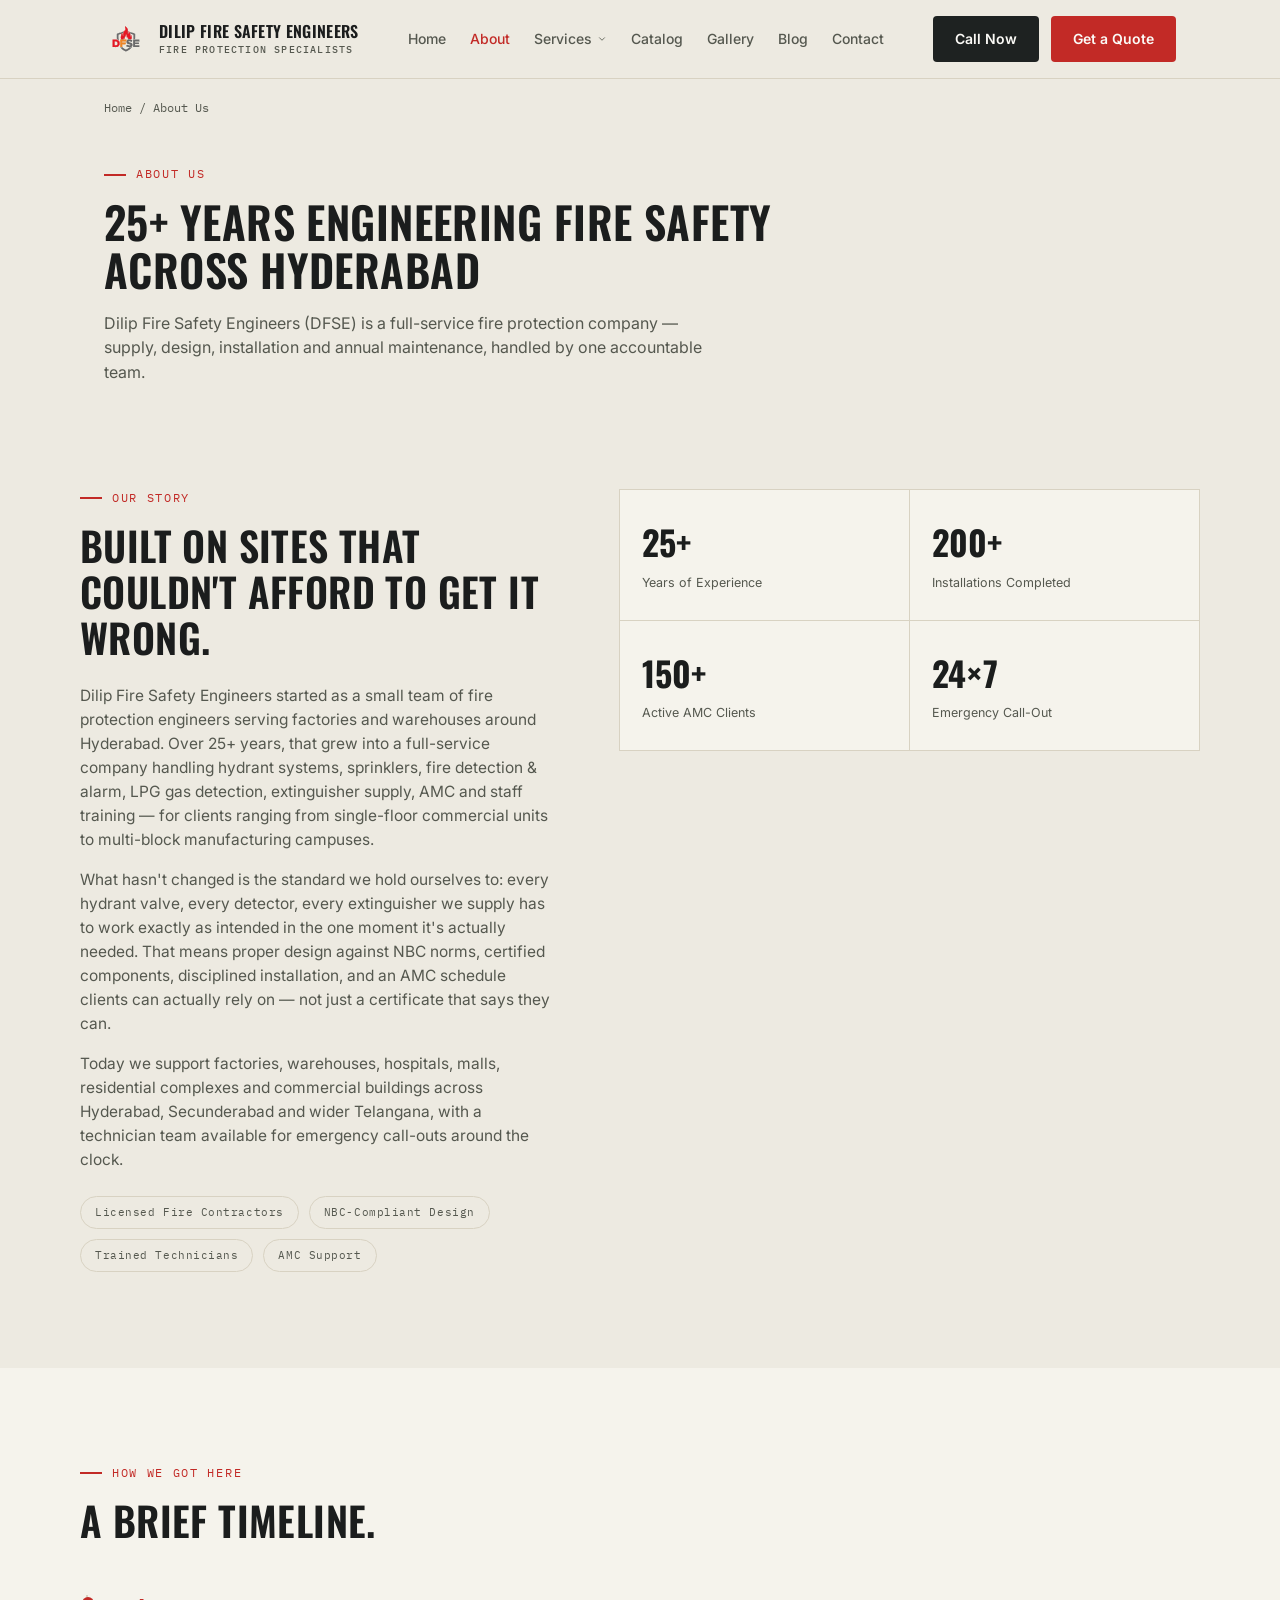
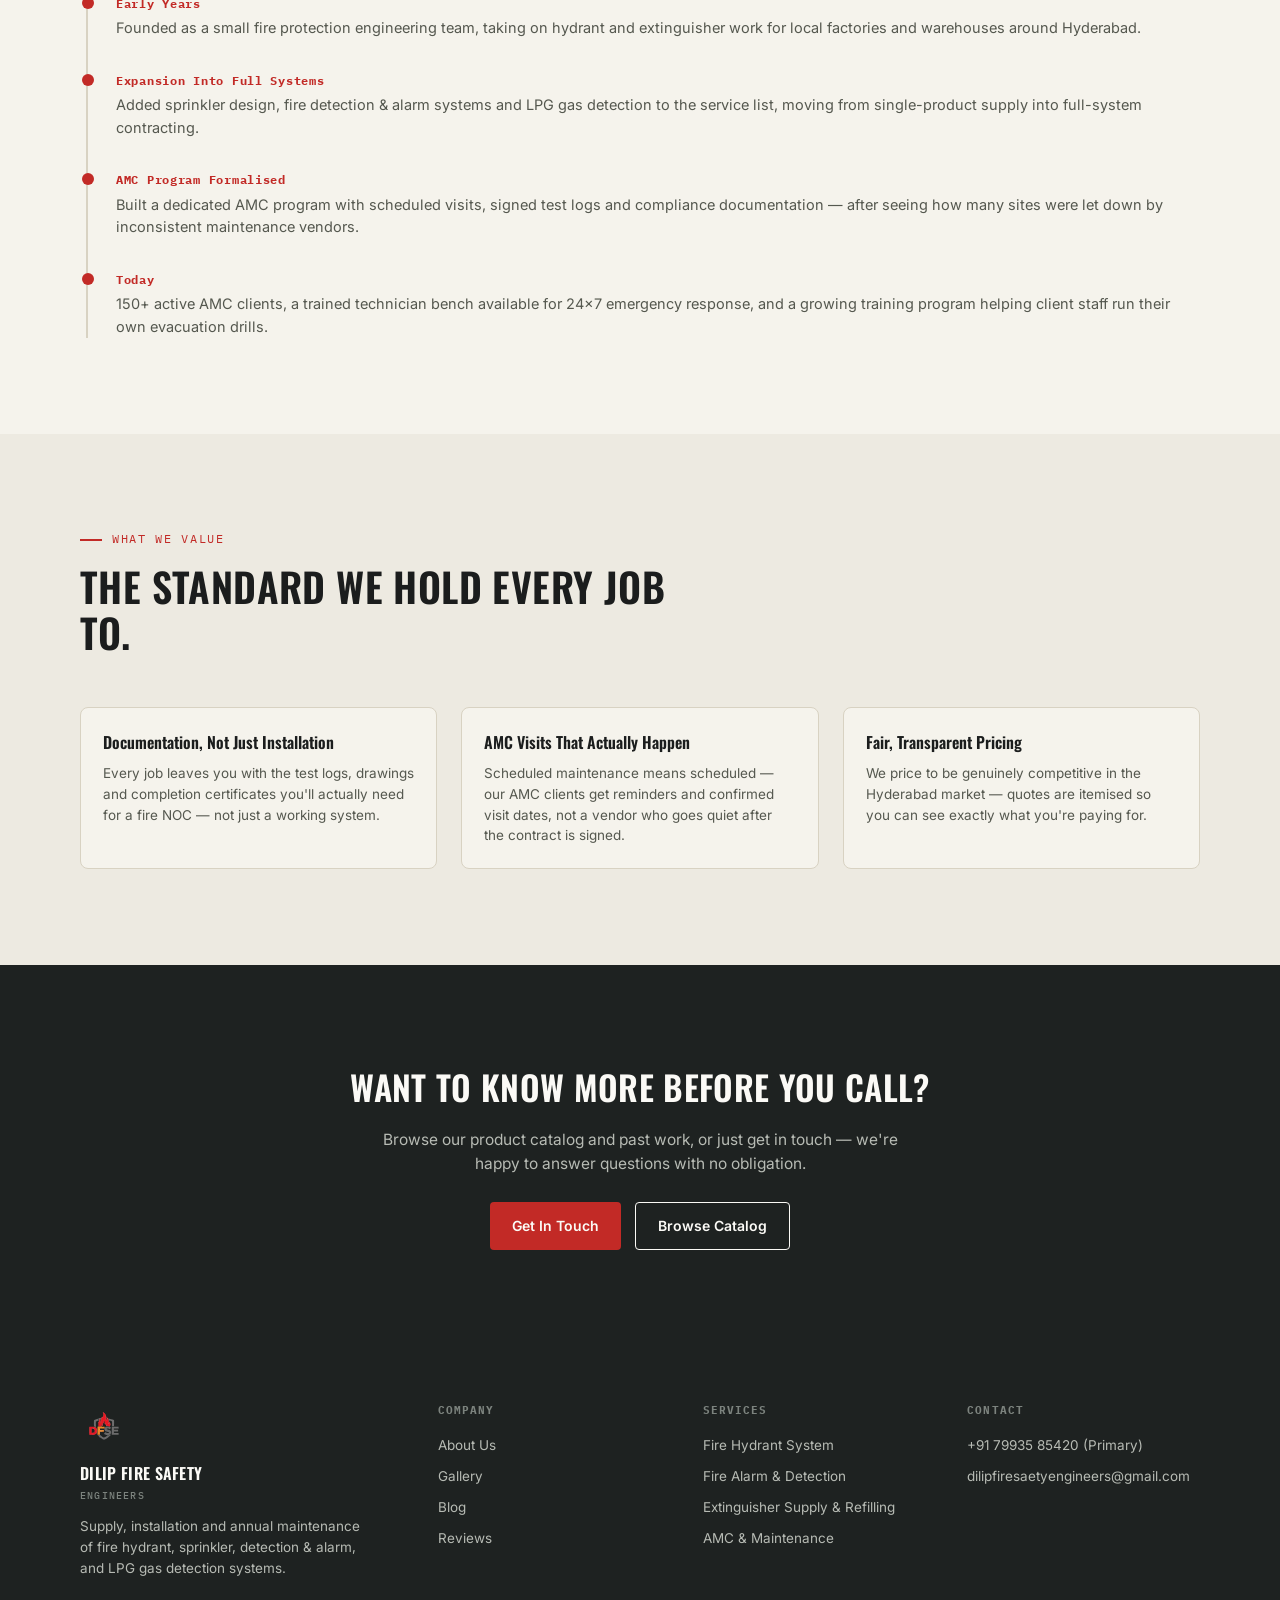
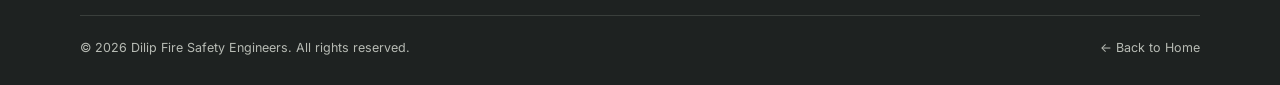
<file: about.html>
<!DOCTYPE html>
<html lang="en">
<head>
<meta charset="UTF-8">
<meta name="viewport" content="width=device-width, initial-scale=1.0">
<title>About Us | Fire Safety Company in Hyderabad — Dilip Fire Safety Engineers</title>
<meta name="description" content="25+ years supplying, installing and maintaining fire hydrant, sprinkler, detection and LPG gas detection systems across Hyderabad & Telangana. Learn about Dilip Fire Safety Engineers.">
<meta name="robots" content="index, follow">
<link rel="icon" type="image/svg+xml" href="assets/logo.svg">
<link rel="stylesheet" href="styles.css">
<link rel="canonical" href="https://www.dilipfiresafety.in/about.html">

<meta property="og:type" content="website">
<meta property="og:title" content="About Dilip Fire Safety Engineers">
<meta property="og:description" content="25+ years supplying, installing and maintaining fire safety systems across Hyderabad & Telangana.">
<meta property="og:url" content="https://www.dilipfiresafety.in/about.html">
<meta property="og:image" content="https://www.dilipfiresafety.in/assets/og-image.jpg">
<meta name="twitter:card" content="summary_large_image">
<meta name="twitter:image" content="https://www.dilipfiresafety.in/assets/og-image.jpg">
<meta name="geo.region" content="IN-TG">
<meta name="geo.placename" content="Hyderabad">

<script type="application/ld+json">
{
  "@context": "https://schema.org",
  "@type": "BreadcrumbList",
  "itemListElement": [
    {"@type": "ListItem", "position": 1, "name": "Home", "item": "https://www.dilipfiresafety.in/"},
    {"@type": "ListItem", "position": 2, "name": "About Us", "item": "https://www.dilipfiresafety.in/about.html"}
  ]
}
</script>

<link rel="preconnect" href="https://fonts.googleapis.com">
<link rel="preconnect" href="https://fonts.gstatic.com" crossorigin>
<link href="https://fonts.googleapis.com/css2?family=Oswald:wght@500;600;700&family=Inter:wght@400;500;600;700&family=IBM+Plex+Mono:wght@500;600&display=swap" rel="stylesheet">
</head>
<body>

  <header>
    <nav class="nav">
      <a href="index.html" class="brand">
        <span class="brand-mark"><img src="assets/logo.svg" alt="Dilip Fire Safety Engineers logo"></span>
        <span class="brand-name">Dilip Fire Safety Engineers<span>Fire Protection Specialists</span></span>
      </a>
      <div class="nav-links">
        <a href="index.html">Home</a>
        <a href="about.html" class="active">About</a>
        <div class="nav-dropdown">
          <span>Services <svg viewBox="0 0 24 24" fill="none"><path d="M6 9l6 6 6-6" stroke="currentColor" stroke-width="2" stroke-linecap="round"/></svg></span>
          <div class="dropdown-menu">
            <a href="fire-extinguisher-supply-refilling.html">Fire Extinguisher Supply & Refilling</a>
            <a href="fire-hydrant-system.html">Fire Hydrant System</a>
            <a href="fire-alarm-detection-system.html">Fire Alarm & Detection System</a>
            <a href="amc-maintenance.html">AMC & Maintenance</a>
            <a href="fire-safety-training.html">Fire Safety Training</a>
          </div>
        </div>
        <a href="products.html">Catalog</a>
        <a href="gallery.html">Gallery</a>
        <a href="blog.html">Blog</a>
        <a href="contact.html">Contact</a>
      </div>
      <div class="nav-cta">
        <a href="tel:+917993585420" class="btn btn-call">Call Now</a>
        <a href="contact.html" class="btn btn-primary">Get a Quote</a>
      </div>
      <button class="nav-burger" id="navBurger" aria-label="Menu" aria-expanded="false">
        <svg viewBox="0 0 24 24" fill="none"><path d="M4 7h16M4 12h16M4 17h16" stroke="currentColor" stroke-width="2" stroke-linecap="round"/></svg>
      </button>
    </nav>
    <div class="mobile-menu" id="mobileMenu">
      <a href="index.html">Home</a>
      <a href="about.html">About</a>
      <a href="fire-extinguisher-supply-refilling.html">Fire Extinguisher Supply & Refilling</a>
      <a href="fire-hydrant-system.html">Fire Hydrant System</a>
      <a href="fire-alarm-detection-system.html">Fire Alarm & Detection System</a>
      <a href="amc-maintenance.html">AMC & Maintenance</a>
      <a href="fire-safety-training.html">Fire Safety Training</a>
      <a href="products.html">Catalog</a>
      <a href="gallery.html">Gallery</a>
      <a href="blog.html">Blog</a>
      <a href="contact.html">Contact</a>
    </div>
  </header>

  <nav class="crumbs" aria-label="Breadcrumb">
    <a href="index.html">Home</a> / <span>About Us</span>
  </nav>

  <main>
  <section class="page-hero">
    <div class="eyebrow">About Us</div>
    <h1>25+ years engineering fire safety across Hyderabad</h1>
    <p>Dilip Fire Safety Engineers (DFSE) is a full-service fire protection company — supply, design, installation and annual maintenance, handled by one accountable team.</p>
  </section>

  <section>
    <div class="wrap about-grid">
      <div>
        <div class="section-head" style="margin-bottom:24px;">
          <div class="eyebrow">Our Story</div>
          <h2>Built on sites that couldn't afford to get it wrong.</h2>
        </div>
        <div class="about-copy">
          <p>Dilip Fire Safety Engineers started as a small team of fire protection engineers serving factories and warehouses around Hyderabad. Over 25+ years, that grew into a full-service company handling hydrant systems, sprinklers, fire detection & alarm, LPG gas detection, extinguisher supply, AMC and staff training — for clients ranging from single-floor commercial units to multi-block manufacturing campuses.</p>
          <p>What hasn't changed is the standard we hold ourselves to: every hydrant valve, every detector, every extinguisher we supply has to work exactly as intended in the one moment it's actually needed. That means proper design against NBC norms, certified components, disciplined installation, and an AMC schedule clients can actually rely on — not just a certificate that says they can.</p>
          <p>Today we support factories, warehouses, hospitals, malls, residential complexes and commercial buildings across Hyderabad, Secunderabad and wider Telangana, with a technician team available for emergency call-outs around the clock.</p>
        </div>
        <div class="cert-row">
          <span class="cert-pill">Licensed Fire Contractors</span>
          <span class="cert-pill">NBC-Compliant Design</span>
          <span class="cert-pill">Trained Technicians</span>
          <span class="cert-pill">AMC Support</span>
        </div>
      </div>
      <div class="about-stats">
        <div class="about-stat"><b>25+</b><span>Years of Experience</span></div>
        <div class="about-stat"><b>200+</b><span>Installations Completed</span></div>
        <div class="about-stat"><b>150+</b><span>Active AMC Clients</span></div>
        <div class="about-stat"><b>24×7</b><span>Emergency Call-Out</span></div>
      </div>
    </div>
  </section>

  <section style="background:var(--bg-soft);">
    <div class="wrap">
      <div class="section-head">
        <div class="eyebrow">How We Got Here</div>
        <h2>A brief timeline.</h2>
      </div>
      <div class="timeline">
        <div class="timeline-item">
          <b>Early Years</b>
          <p>Founded as a small fire protection engineering team, taking on hydrant and extinguisher work for local factories and warehouses around Hyderabad.</p>
        </div>
        <div class="timeline-item">
          <b>Expansion Into Full Systems</b>
          <p>Added sprinkler design, fire detection & alarm systems and LPG gas detection to the service list, moving from single-product supply into full-system contracting.</p>
        </div>
        <div class="timeline-item">
          <b>AMC Program Formalised</b>
          <p>Built a dedicated AMC program with scheduled visits, signed test logs and compliance documentation — after seeing how many sites were let down by inconsistent maintenance vendors.</p>
        </div>
        <div class="timeline-item">
          <b>Today</b>
          <p>150+ active AMC clients, a trained technician bench available for 24×7 emergency response, and a growing training program helping client staff run their own evacuation drills.</p>
        </div>
      </div>
    </div>
  </section>

  <section>
    <div class="wrap">
      <div class="section-head">
        <div class="eyebrow">What We Value</div>
        <h2>The standard we hold every job to.</h2>
      </div>
      <div class="values-grid">
        <div class="value-card">
          <h3>Documentation, Not Just Installation</h3>
          <p>Every job leaves you with the test logs, drawings and completion certificates you'll actually need for a fire NOC — not just a working system.</p>
        </div>
        <div class="value-card">
          <h3>AMC Visits That Actually Happen</h3>
          <p>Scheduled maintenance means scheduled — our AMC clients get reminders and confirmed visit dates, not a vendor who goes quiet after the contract is signed.</p>
        </div>
        <div class="value-card">
          <h3>Fair, Transparent Pricing</h3>
          <p>We price to be genuinely competitive in the Hyderabad market — quotes are itemised so you can see exactly what you're paying for.</p>
        </div>
      </div>
    </div>
  </section>

  <section class="cat-cta">
    <div class="wrap">
      <h2>Want to know more before you call?</h2>
      <p>Browse our product catalog and past work, or just get in touch — we're happy to answer questions with no obligation.</p>
      <div class="actions">
        <a href="contact.html" class="btn btn-primary">Get In Touch</a>
        <a href="products.html" class="btn btn-outline-light">Browse Catalog</a>
      </div>
    </div>
  </section>
  </main>

  <footer>
    <div class="footer-grid">
      <div class="footer-brand">
        <img src="assets/logo.svg" alt="Dilip Fire Safety Engineers logo" style="height:48px;width:48px;border-radius:8px;margin-bottom:12px;">
        <span class="brand-name" style="color:var(--white);">Dilip Fire Safety<span style="color:#7C837E;">Engineers</span></span>
        <p>Supply, installation and annual maintenance of fire hydrant, sprinkler, detection & alarm, and LPG gas detection systems.</p>
      </div>
      <div>
        <h4>Company</h4>
        <ul>
          <li><a href="about.html">About Us</a></li>
          <li><a href="gallery.html">Gallery</a></li>
          <li><a href="blog.html">Blog</a></li>
          <li><a href="index.html#testimonials">Reviews</a></li>
        </ul>
      </div>
      <div>
        <h4>Services</h4>
        <ul>
          <li><a href="fire-hydrant-system.html">Fire Hydrant System</a></li>
          <li><a href="fire-alarm-detection-system.html">Fire Alarm & Detection</a></li>
          <li><a href="fire-extinguisher-supply-refilling.html">Extinguisher Supply & Refilling</a></li>
          <li><a href="amc-maintenance.html">AMC & Maintenance</a></li>
        </ul>
      </div>
      <div>
        <h4>Contact</h4>
        <ul>
          <li><a href="tel:+917993585420">+91 79935 85420 (Primary)</a></li>
          <li><a href="mailto:dilipfiresaetyengineers@gmail.com">dilipfiresaetyengineers@gmail.com</a></li>
        </ul>
      </div>
    </div>
    <div class="footer-bottom">
      <span>© <span id="year"></span> Dilip Fire Safety Engineers. All rights reserved.</span>
      <span><a href="index.html">← Back to Home</a></span>
    </div>
  </footer>

  <div class="mobile-call-bar">
    <a href="tel:+917993585420" class="btn btn-primary">Call Now — +91 79935 85420</a>
  </div>

  <script src="main.js"></script>
</body>
</html>
</file>
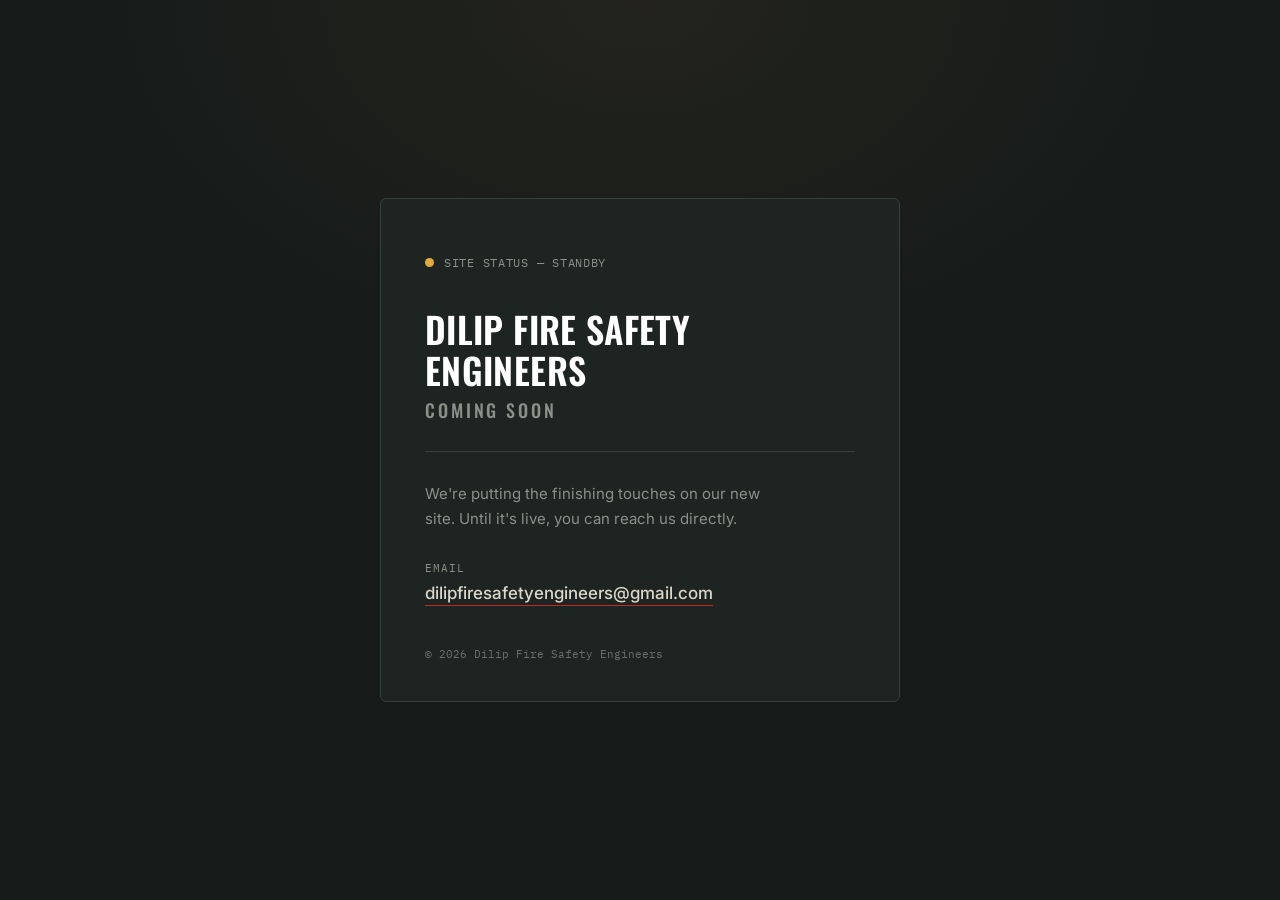
<file: coming-soon.html>
<!DOCTYPE html>
<html lang="en">
<head>
<meta charset="UTF-8">
<meta name="viewport" content="width=device-width, initial-scale=1.0">
<title>Dilip Fire Safety Engineers — Coming Soon</title>
<meta name="description" content="Dilip Fire Safety Engineers — site launching soon. Reach us at dilipfiresafetyengineers@gmail.com.">
<link href="https://fonts.googleapis.com/css2?family=Oswald:wght@500;600;700&family=Inter:wght@400;500;600&family=IBM+Plex+Mono:wght@500&display=swap" rel="stylesheet">
<style>
  :root{
    --panel:   #171B1A;
    --panel-2: #1E2422;
    --line:    #34403B;
    --off:     #DAD6C8;
    --off-dim: #8B9089;
    --amber:   #E2A93B;
    --red:     #C22A26;
    --display: 'Oswald', sans-serif;
    --body:    'Inter', sans-serif;
    --mono:    'IBM Plex Mono', monospace;
  }
  *{margin:0;padding:0;box-sizing:border-box;}
  html,body{height:100%;}
  body{
    background:
      radial-gradient(ellipse 900px 600px at 50% 0%, rgba(226,169,59,0.06), transparent 60%),
      var(--panel);
    color:var(--off);
    font-family:var(--body);
    display:flex;
    align-items:center;
    justify-content:center;
    padding:32px;
    -webkit-font-smoothing:antialiased;
  }
  @media (prefers-reduced-motion: reduce){*{animation-duration:.001ms !important;}}

  .panel{
    width:100%;
    max-width:520px;
    border:1px solid var(--line);
    border-radius:6px;
    background:var(--panel-2);
    padding:56px 44px 40px;
    position:relative;
  }

  /* Status strip — reads like a fire alarm panel indicator: a single
     deliberate pulse rather than decorative motion everywhere. */
  .status{
    display:flex;
    align-items:center;
    gap:10px;
    font-family:var(--mono);
    font-size:12px;
    letter-spacing:.06em;
    color:var(--off-dim);
    margin-bottom:38px;
  }
  .status .dot{
    width:9px;height:9px;border-radius:50%;
    background:var(--amber);
    box-shadow:0 0 0 0 rgba(226,169,59,.55);
    animation:pulse 2.2s ease-in-out infinite;
    flex-shrink:0;
  }
  @keyframes pulse{
    0%   { box-shadow:0 0 0 0 rgba(226,169,59,.5); }
    70%  { box-shadow:0 0 0 9px rgba(226,169,59,0); }
    100% { box-shadow:0 0 0 0 rgba(226,169,59,0); }
  }

  h1{
    font-family:var(--display);
    font-weight:600;
    text-transform:uppercase;
    letter-spacing:.01em;
    font-size:clamp(28px,5vw,36px);
    line-height:1.15;
    color:#fff;
  }
  h1 .thin{
    display:block;
    font-weight:500;
    color:var(--off-dim);
    font-size:.5em;
    letter-spacing:.16em;
    margin-top:10px;
  }

  .rule{
    height:1px;
    background:var(--line);
    margin:30px 0;
  }

  p.lede{
    font-size:15px;
    line-height:1.65;
    color:var(--off-dim);
    max-width:40ch;
  }

  .contact{
    margin-top:30px;
  }
  .contact-label{
    font-family:var(--mono);
    font-size:11px;
    letter-spacing:.08em;
    color:var(--off-dim);
    margin-bottom:8px;
  }
  .contact a{
    color:var(--off);
    text-decoration:none;
    font-size:17px;
    font-weight:500;
    border-bottom:1px solid var(--red);
    padding-bottom:2px;
    transition:color .2s ease, border-color .2s ease;
  }
  .contact a:hover{
    color:var(--amber);
    border-color:var(--amber);
  }
  .contact a:focus-visible{
    outline:2px solid var(--amber);
    outline-offset:4px;
  }

  footer{
    margin-top:44px;
    font-family:var(--mono);
    font-size:11px;
    color:var(--off-dim);
    opacity:.7;
  }
</style>
</head>
<body>

  <main class="panel">
    <div class="status"><span class="dot" aria-hidden="true"></span>SITE STATUS — STANDBY</div>

    <h1>
      Dilip Fire Safety Engineers
      <span class="thin">Coming soon</span>
    </h1>

    <div class="rule"></div>

    <p class="lede">We're putting the finishing touches on our new site. Until it's live, you can reach us directly.</p>

    <div class="contact">
      <div class="contact-label">EMAIL</div>
      <a href="mailto:dilipfiresafetyengineers@gmail.com">dilipfiresafetyengineers@gmail.com</a>
    </div>

    <footer>© <span id="year"></span> Dilip Fire Safety Engineers</footer>
  </main>

<script>
  document.getElementById('year').textContent = new Date().getFullYear();
</script>
</body>
</html>
</file>
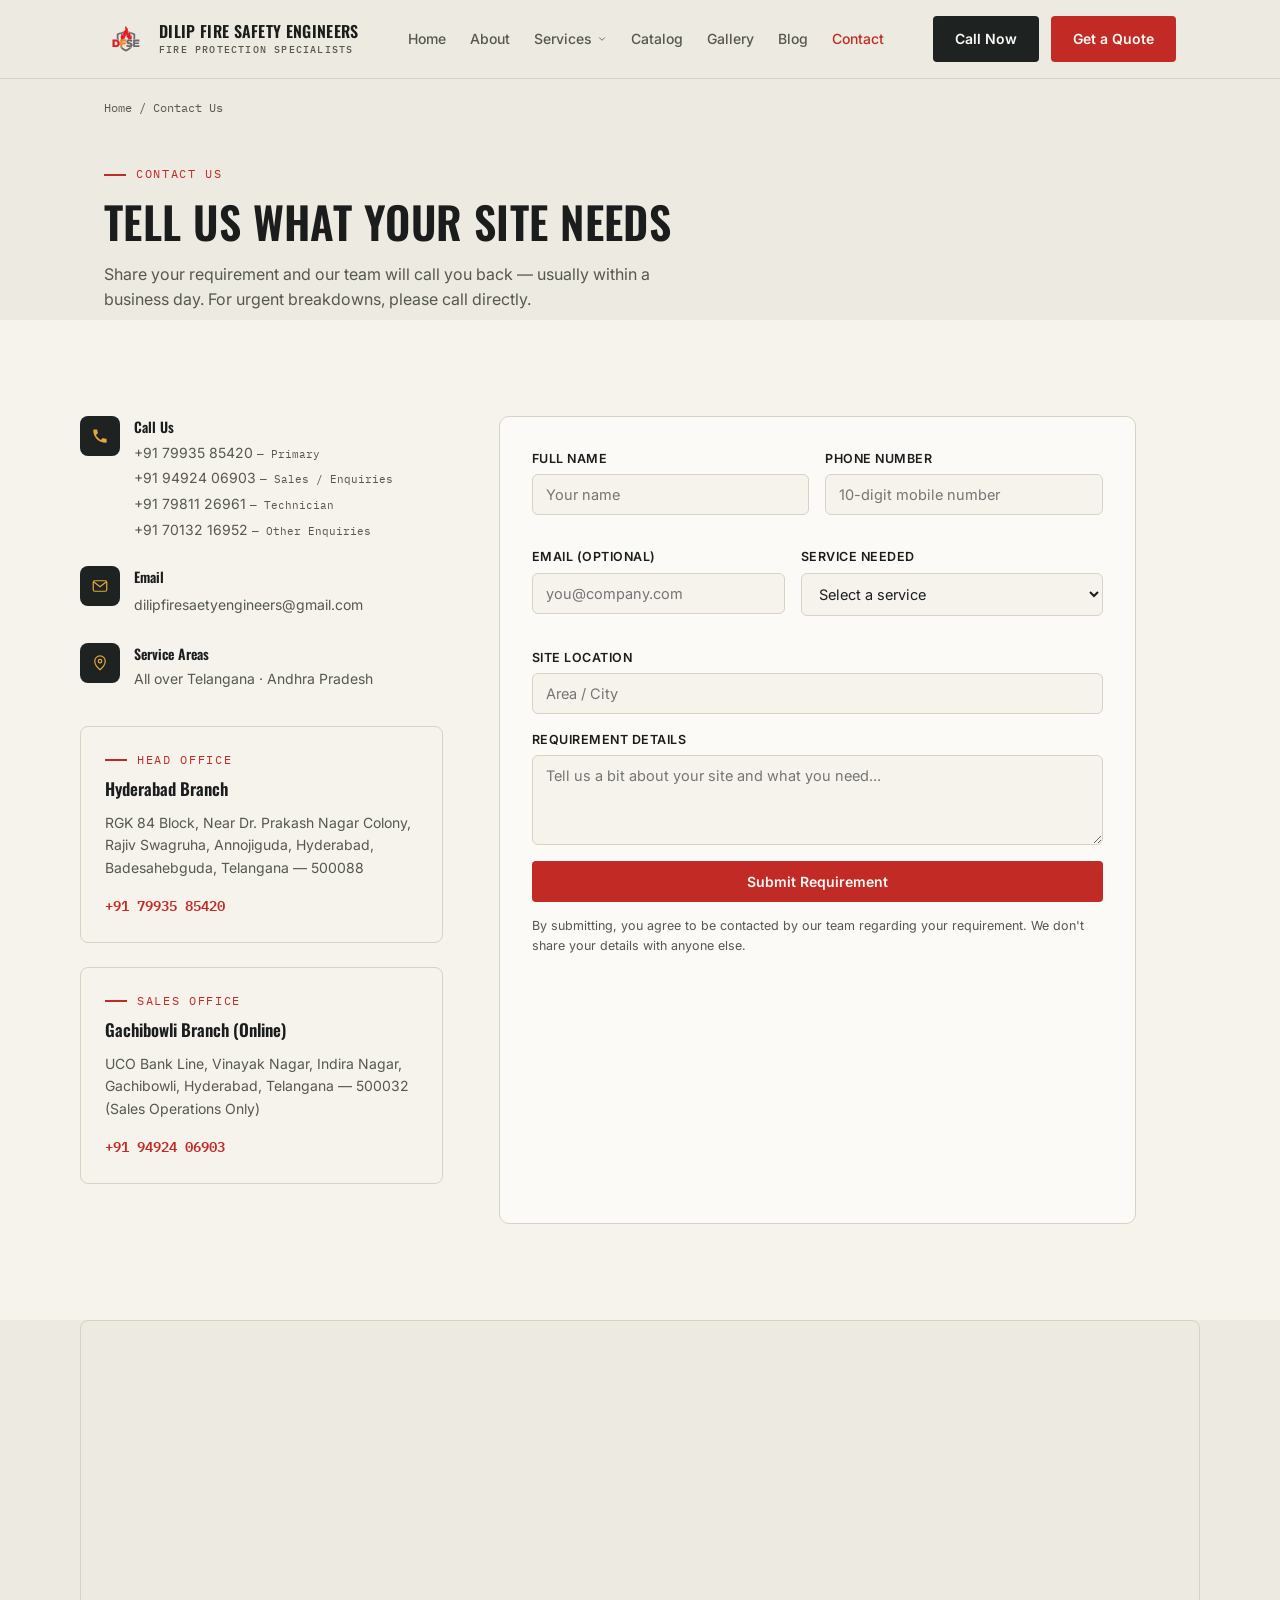
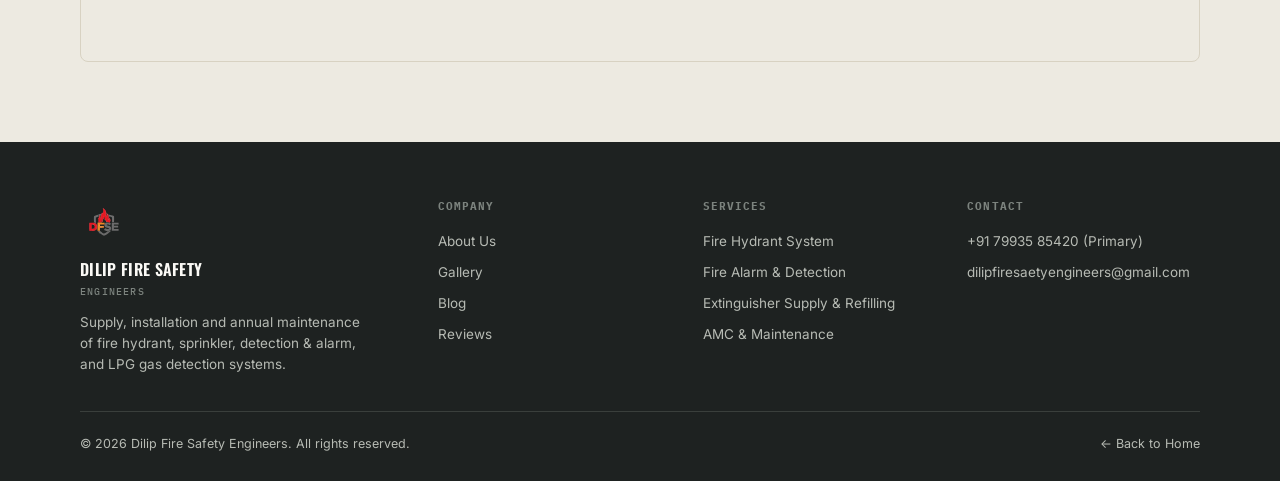
<file: contact.html>
<!DOCTYPE html>
<html lang="en">

<head>
  <meta charset="UTF-8">
  <meta name="viewport" content="width=device-width, initial-scale=1.0">
  <title>Contact Us | Request a Fire Safety Site Visit — Dilip Fire Safety Engineers</title>
  <meta name="description"
    content="Get in touch with Dilip Fire Safety Engineers for fire hydrant, sprinkler, detection, LPG gas detection, extinguisher and AMC enquiries in Hyderabad & Telangana. Call +91 79935 85420.">
  <meta name="robots" content="index, follow">
  <link rel="icon" type="image/svg+xml" href="assets/logo.svg">
  <link rel="canonical" href="https://www.dilipfiresafety.in/contact.html">
  <link rel="stylesheet" href="styles.css">

  <meta property="og:type" content="website">
  <meta property="og:title" content="Contact Dilip Fire Safety Engineers">
  <meta property="og:description"
    content="Request a free site visit for fire hydrant, sprinkler, detection, LPG gas detection, extinguisher or AMC work in Hyderabad & Telangana.">
  <meta property="og:url" content="https://www.dilipfiresafety.in/contact.html">
  <meta property="og:image" content="https://www.dilipfiresafety.in/assets/og-image.jpg">
  <meta name="twitter:card" content="summary_large_image">
  <meta name="twitter:image" content="https://www.dilipfiresafety.in/assets/og-image.jpg">
  <meta name="geo.region" content="IN-TG">
  <meta name="geo.placename" content="Hyderabad">

  <script type="application/ld+json">
    {
      "@context": "https://schema.org",
      "@type": "BreadcrumbList",
      "itemListElement": [{
          "@type": "ListItem",
          "position": 1,
          "name": "Home",
          "item": "https://www.dilipfiresafety.in/"
        },
        {
          "@type": "ListItem",
          "position": 2,
          "name": "Contact Us",
          "item": "https://www.dilipfiresafety.in/contact.html"
        }
      ]
    }
  </script>

  <link rel="preconnect" href="https://fonts.googleapis.com">
  <link rel="preconnect" href="https://fonts.gstatic.com" crossorigin>
  <link
    href="https://fonts.googleapis.com/css2?family=Oswald:wght@500;600;700&family=Inter:wght@400;500;600;700&family=IBM+Plex+Mono:wght@500;600&display=swap"
    rel="stylesheet">
</head>

<body>

  <header>
    <nav class="nav">
      <a href="index.html" class="brand">
        <span class="brand-mark"><img src="assets/logo.svg" alt="Dilip Fire Safety Engineers logo"></span>
        <span class="brand-name">Dilip Fire Safety Engineers<span>Fire Protection Specialists</span></span>
      </a>
      <div class="nav-links">
        <a href="index.html">Home</a>
        <a href="about.html">About</a>
        <div class="nav-dropdown">
          <span>Services <svg viewBox="0 0 24 24" fill="none">
              <path d="M6 9l6 6 6-6" stroke="currentColor" stroke-width="2" stroke-linecap="round" /></svg></span>
          <div class="dropdown-menu">
            <a href="fire-extinguisher-supply-refilling.html">Fire Extinguisher Supply & Refilling</a>
            <a href="fire-hydrant-system.html">Fire Hydrant System</a>
            <a href="fire-alarm-detection-system.html">Fire Alarm & Detection System</a>
            <a href="amc-maintenance.html">AMC & Maintenance</a>
            <a href="fire-safety-training.html">Fire Safety Training</a>
          </div>
        </div>
        <a href="products.html">Catalog</a>
        <a href="gallery.html">Gallery</a>
        <a href="blog.html">Blog</a>
        <a href="contact.html" class="active">Contact</a>
      </div>
      <div class="nav-cta">
        <a href="tel:+917993585420" class="btn btn-call">Call Now</a>
        <a href="contact.html" class="btn btn-primary">Get a Quote</a>
      </div>
      <button class="nav-burger" id="navBurger" aria-label="Menu" aria-expanded="false">
        <svg viewBox="0 0 24 24" fill="none">
          <path d="M4 7h16M4 12h16M4 17h16" stroke="currentColor" stroke-width="2" stroke-linecap="round" /></svg>
      </button>
    </nav>
    <div class="mobile-menu" id="mobileMenu">
      <a href="index.html">Home</a>
      <a href="about.html">About</a>
      <a href="fire-extinguisher-supply-refilling.html">Fire Extinguisher Supply & Refilling</a>
      <a href="fire-hydrant-system.html">Fire Hydrant System</a>
      <a href="fire-alarm-detection-system.html">Fire Alarm & Detection System</a>
      <a href="amc-maintenance.html">AMC & Maintenance</a>
      <a href="fire-safety-training.html">Fire Safety Training</a>
      <a href="products.html">Catalog</a>
      <a href="gallery.html">Gallery</a>
      <a href="blog.html">Blog</a>
      <a href="contact.html">Contact</a>
    </div>
  </header>

  <nav class="crumbs" aria-label="Breadcrumb">
    <a href="index.html">Home</a> / <span>Contact Us</span>
  </nav>

  <main>
    <section class="page-hero">
      <div class="eyebrow">Contact Us</div>
      <h1>Tell us what your site needs</h1>
      <p>Share your requirement and our team will call you back — usually within a business day. For urgent breakdowns,
        please call directly.</p>
    </section>

    <section id="contact" class="contact">
      <div class="wrap contact-grid">
        <div>
          <div class="contact-info-item">
            <div class="contact-info-icon">
              <svg width="18" height="18" viewBox="0 0 24 24" fill="none">
                <path
                  d="M6.6 10.8c1.4 2.8 3.7 5.1 6.5 6.5l2.2-2.2c.3-.3.7-.4 1-.2 1.1.4 2.3.6 3.6.6.6 0 1 .4 1 1V20c0 .6-.4 1-1 1C10.5 21 3 13.5 3 4.2c0-.6.4-1 1-1h3.5c.6 0 1 .4 1 1 0 1.2.2 2.4.6 3.6.1.4 0 .8-.3 1L6.6 10.8z"
                  fill="currentColor" /></svg>
            </div>
            <div>
              <h4>Call Us</h4>
              <p style="margin-bottom:4px;"><a href="tel:+917993585420">+91 79935 85420</a> <span class="tel-label">—
                  Primary</span></p>
              <p style="margin-bottom:4px;"><a href="tel:+919492406903">+91 94924 06903</a> <span class="tel-label">—
                  Sales / Enquiries</span></p>
              <p style="margin-bottom:4px;"><a href="tel:+917981126961">+91 79811 26961</a> <span class="tel-label">—
                  Technician</span></p>
              <p><a href="tel:+917013216952">+91 70132 16952</a> <span class="tel-label">— Other Enquiries</span></p>
            </div>
          </div>
          <div class="contact-info-item">
            <div class="contact-info-icon">
              <svg width="18" height="18" viewBox="0 0 24 24" fill="none">
                <path d="M3 6l9 7 9-7" stroke="currentColor" stroke-width="1.6" />
                <rect x="3" y="5" width="18" height="14" rx="2" stroke="currentColor" stroke-width="1.6" /></svg>
            </div>
            <div>
              <h4>Email</h4>
              <a href="mailto:dilipfiresaetyengineers@gmail.com">dilipfiresaetyengineers@gmail.com</a>
            </div>
          </div>
          <div class="contact-info-item">
            <div class="contact-info-icon">
              <svg width="18" height="18" viewBox="0 0 24 24" fill="none">
                <path d="M12 21s7-6.2 7-11.5A7 7 0 105 9.5C5 14.8 12 21 12 21z" stroke="currentColor"
                  stroke-width="1.6" />
                <circle cx="12" cy="9.5" r="2.3" stroke="currentColor" stroke-width="1.6" /></svg>
            </div>
            <div>
              <h4>Service Areas</h4>
              <p>All over Telangana · Andhra Pradesh</p>
            </div>
          </div>

          <div class="branch-grid" style="margin-top:36px;">
            <div class="branch-card">
              <div class="eyebrow" style="margin-bottom:6px;">Head Office</div>
              <h3>Hyderabad Branch</h3>
              <address>RGK 84 Block, Near Dr. Prakash Nagar Colony, Rajiv Swagruha, Annojiguda, Hyderabad,
                Badesahebguda, Telangana — 500088</address>
              <a class="tel" href="tel:+917993585420">+91 79935 85420</a>
            </div>
            <div class="branch-card">
              <div class="eyebrow" style="margin-bottom:6px;">Sales Office</div>
              <h3>Gachibowli Branch (Online)</h3>
              <address>UCO Bank Line, Vinayak Nagar, Indira Nagar, Gachibowli, Hyderabad, Telangana — 500032 (Sales
                Operations Only)</address>
              <a class="tel" href="tel:+919492406903">+91 94924 06903</a>
            </div>
          </div>
        </div>

        <div class="form-card">
          <form id="leadForm" novalidate>
            <div class="form-row">
              <div class="field">
                <label for="name">Full Name</label>
                <input type="text" id="name" name="name" required placeholder="Your name" maxlength="60"
                  autocomplete="name">
                <span class="field-error"></span>
              </div>
              <div class="field">
                <label for="phone">Phone Number</label>
                <input type="tel" id="phone" name="phone" required placeholder="10-digit mobile number" maxlength="15"
                  pattern="[0-9 ]{10,15}" autocomplete="tel">
                <span class="field-error"></span>
              </div>
            </div>
            <div class="form-row">
              <div class="field">
                <label for="email">Email (optional)</label>
                <input type="email" id="email" name="email" placeholder="you@company.com" maxlength="100"
                  autocomplete="email">
                <span class="field-error"></span>
              </div>
              <div class="field">
                <label for="service">Service Needed</label>
                <select id="service" name="service" required>
                  <option value="" disabled selected>Select a service</option>
                  <option>Fire Hydrant System</option>
                  <option>Sprinkler System</option>
                  <option>Fire Detection & Alarm System</option>
                  <option>LPG Gas Detection System</option>
                  <option>Fire Extinguisher Supply</option>
                  <option>Annual Maintenance Contract (AMC)</option>
                  <option>Training / Mock Drills</option>
                  <option>Not Sure / General Enquiry</option>
                </select>
                <span class="field-error"></span>
              </div>
            </div>
            <div class="field">
              <label for="location">Site Location</label>
              <input type="text" id="location" name="location" required placeholder="Area / City" maxlength="100"
                autocomplete="address-level2">
              <span class="field-error"></span>
            </div>
            <div class="field">
              <label for="message">Requirement Details</label>
              <textarea id="message" name="message" placeholder="Tell us a bit about your site and what you need..."
                maxlength="800"></textarea>
            </div>
            <!-- Honeypot: invisible to real users, bots often fill every field -->
            <input type="text" name="website" id="website" style="position:absolute;left:-9999px;" tabindex="-1"
              autocomplete="off">
            <button type="submit" class="btn btn-primary" style="width:100%;" id="submitBtn">Submit Requirement</button>
            <div class="form-status" id="formStatus"></div>
            <p class="form-note">By submitting, you agree to be contacted by our team regarding your requirement. We
              don't share your details with anyone else.</p>
          </form>
        </div>
      </div>
    </section>

    <div class="map-embed wrap" style="margin-bottom:80px;">
      <iframe loading="lazy" referrerpolicy="no-referrer-when-downgrade"
        src="https://www.google.com/maps/embed?pb=!1m18!1m12!1m3!1d951.6663758418688!2d78.6678182!3d17.4278331!2m3!1f0!2f0!3f0!3m2!1i1024!2i768!4f13.1!3m3!1m2!1s0x3bcb75cf65960ebd%3A0x91062ce4f708ac71!2sDilip%20Fire%20Safety%20Engineers!5e0!3m2!1sen!2sin!4v1788955298472!5m2!1sen!2sin"></iframe>
    </div>
  </main>

  <footer>
    <div class="footer-grid">
      <div class="footer-brand">
        <img src="assets/logo.svg" alt="Dilip Fire Safety Engineers logo"
          style="height:48px;width:48px;border-radius:8px;margin-bottom:12px;">
        <span class="brand-name" style="color:var(--white);">Dilip Fire Safety<span
            style="color:#7C837E;">Engineers</span></span>
        <p>Supply, installation and annual maintenance of fire hydrant, sprinkler, detection & alarm, and LPG gas
          detection systems.</p>
      </div>
      <div>
        <h4>Company</h4>
        <ul>
          <li><a href="about.html">About Us</a></li>
          <li><a href="gallery.html">Gallery</a></li>
          <li><a href="blog.html">Blog</a></li>
          <li><a href="index.html#testimonials">Reviews</a></li>
        </ul>
      </div>
      <div>
        <h4>Services</h4>
        <ul>
          <li><a href="fire-hydrant-system.html">Fire Hydrant System</a></li>
          <li><a href="fire-alarm-detection-system.html">Fire Alarm & Detection</a></li>
          <li><a href="fire-extinguisher-supply-refilling.html">Extinguisher Supply & Refilling</a></li>
          <li><a href="amc-maintenance.html">AMC & Maintenance</a></li>
        </ul>
      </div>
      <div>
        <h4>Contact</h4>
        <ul>
          <li><a href="tel:+917993585420">+91 79935 85420 (Primary)</a></li>
          <li><a href="mailto:dilipfiresaetyengineers@gmail.com">dilipfiresaetyengineers@gmail.com</a></li>
        </ul>
      </div>
    </div>
    <div class="footer-bottom">
      <span>© <span id="year"></span> Dilip Fire Safety Engineers. All rights reserved.</span>
      <span><a href="index.html">← Back to Home</a></span>
    </div>
  </footer>

  <div class="mobile-call-bar">
    <a href="tel:+917993585420" class="btn btn-primary">Call Now — +91 79935 85420</a>
  </div>

  <script src="main.js"></script>
  <script src="contact-form.js"></script>
</body>

</html>
</file>
<file: styles.css>
/* ==========================================================================
   Dilip Fire Safety Engineers — shared stylesheet
   One file, loaded by every page, so the browser caches it once and every
   page after the first loads faster. Page-specific bits are namespaced
   with a comment header below so it's easy to find what belongs to what.
   ========================================================================== */

:root{
  --bg:        #EDEAE1;   /* industrial paper */
  --bg-soft:   #F5F3EC;
  --panel:     #1E2221;   /* charcoal control panel */
  --panel-2:   #262B29;
  --ink:       #1B1D1D;
  --ink-soft:  #55584f;
  --line:      #D8D2C2;
  --line-dark: #3A3F3C;
  --red:       #C22A26;   /* fire safety red */
  --red-dark:  #9E1F1C;
  --amber:     #E2A93B;   /* warning amber */
  --green:     #4F8F63;   /* system-normal green */
  --steel:     #46595E;   /* detection / tech accent */
  --white:     #FBFAF6;

  --display: 'Oswald', sans-serif;
  --body:    'Inter', sans-serif;
  --mono:    'IBM Plex Mono', monospace;
}

/* ============ RESET / BASE ============ */
*{margin:0;padding:0;box-sizing:border-box;}
html{scroll-behavior:smooth;}
body{
  background:var(--bg);
  color:var(--ink);
  font-family:var(--body);
  line-height:1.55;
  -webkit-font-smoothing:antialiased;
}
img{max-width:100%;display:block;}
a{color:inherit;text-decoration:none;}
ul{list-style:none;}
button{font-family:inherit;cursor:pointer;border:none;background:none;}
section{padding:96px 24px;}
.wrap{max-width:1120px;margin:0 auto;}
h1,h2,h3{font-family:var(--display);font-weight:600;letter-spacing:.01em;text-transform:uppercase;}
.eyebrow{
  font-family:var(--mono);font-size:12px;letter-spacing:.14em;text-transform:uppercase;color:var(--red);
  display:flex;align-items:center;gap:10px;margin-bottom:14px;
}
.eyebrow::before{content:"";width:22px;height:2px;background:var(--red);display:inline-block;}
.section-head{max-width:640px;margin-bottom:52px;}
.section-head h2{font-size:clamp(28px,4vw,40px);line-height:1.15;color:var(--ink);}
.section-head p{color:var(--ink-soft);font-size:16px;margin-top:14px;}
:focus-visible{outline:3px solid var(--amber);outline-offset:2px;}
@media (prefers-reduced-motion: reduce){
  *{animation-duration:.001ms !important;animation-iteration-count:1 !important;transition-duration:.001ms !important;}
}
@keyframes pulse{
  0%,100%{opacity:1;transform:scale(1);}
  50%{opacity:.45;transform:scale(1.35);}
}

/* ============ HEADER / NAV ============ */
header{position:sticky;top:0;z-index:50;background:rgba(237,234,225,.92);backdrop-filter:blur(8px);border-bottom:1px solid var(--line);}
.nav{display:flex;align-items:center;justify-content:space-between;max-width:1120px;margin:0 auto;padding:16px 24px;flex-wrap:nowrap;gap:16px;}
.brand{display:flex;align-items:center;gap:11px;min-width:0;flex-shrink:0;}
.brand-mark{height:44px;width:44px;display:flex;align-items:center;justify-content:center;flex-shrink:0;border-radius:8px;overflow:hidden;}
.brand-mark img{height:100%;width:100%;display:block;object-fit:contain;}
.brand-name{font-family:var(--display);font-size:16px;font-weight:600;text-transform:uppercase;letter-spacing:.02em;line-height:1.25;white-space:nowrap;}
.brand-name span{display:block;font-family:var(--mono);font-size:10px;letter-spacing:.12em;color:var(--ink-soft);text-transform:uppercase;font-weight:500;margin-top:3px;}
.nav-links{display:flex;align-items:center;gap:24px;font-size:14px;font-weight:500;flex-shrink:0;}
.nav-links > a{color:var(--ink-soft);transition:color .15s;}
.nav-links > a:hover, .nav-links > a.active{color:var(--red);}
.nav-cta{display:flex;align-items:center;gap:12px;flex-shrink:0;}

/* CSS-only dropdown for Services */
.nav-dropdown{position:relative;}
.nav-dropdown > span{color:var(--ink-soft);cursor:default;display:inline-flex;align-items:center;gap:5px;}
.nav-dropdown:hover > span, .nav-dropdown.active > span{color:var(--red);}
.nav-dropdown > span svg{width:10px;height:10px;transition:transform .15s;}
.nav-dropdown:hover > span svg{transform:rotate(180deg);}
.dropdown-menu{
  position:absolute;top:100%;left:50%;transform:translateX(-50%);
  background:var(--white);border:1px solid var(--line);border-radius:8px;
  padding:8px;min-width:250px;box-shadow:0 16px 32px -8px rgba(0,0,0,.16);
  display:none;margin-top:10px;
}
/* Invisible bridge over the gap above the menu, so moving the mouse straight
   down from "Services" into the menu never leaves a hoverable element. */
.dropdown-menu::before{
  content:"";position:absolute;left:0;right:0;top:-10px;height:10px;background:transparent;
}
.nav-dropdown:hover .dropdown-menu{display:block;}
.dropdown-menu a{display:block;padding:9px 12px;border-radius:6px;font-size:13.5px;color:var(--ink);}
.dropdown-menu a:hover{background:var(--bg-soft);color:var(--red);}

.btn{
  display:inline-flex;align-items:center;justify-content:center;gap:8px;
  padding:12px 22px;font-size:14px;font-weight:600;border-radius:4px;
  transition:transform .15s, background .15s, box-shadow .15s;white-space:nowrap;
}
.btn-primary{background:var(--red);color:var(--white);}
.btn-primary:hover{background:var(--red-dark);transform:translateY(-1px);}
.btn-outline{border:1.5px solid var(--ink);color:var(--ink);}
.btn-outline:hover{background:var(--ink);color:var(--white);}
.btn-outline-light{border:1.5px solid var(--white);color:var(--white);}
.btn-outline-light:hover{background:var(--white);color:var(--ink);}
.btn-call{background:var(--panel);color:var(--white);}
.btn-call:hover{background:var(--panel-2);}
@media (max-width:900px){ .nav-links{display:none;} }

/* Mobile hamburger + slide-down menu */
.nav-burger{display:none;width:40px;height:40px;align-items:center;justify-content:center;border-radius:6px;flex-shrink:0;}
.nav-burger svg{width:20px;height:20px;}
@media (max-width:900px){ .nav-burger{display:flex;} }
.mobile-menu{
  display:none;flex-direction:column;gap:2px;
  background:var(--bg-soft);border-bottom:1px solid var(--line);padding:10px 16px 16px;
}
.mobile-menu.open{display:flex;}
.mobile-menu a{padding:11px 8px;font-size:14.5px;color:var(--ink);border-bottom:1px solid var(--line);}
.mobile-menu a:last-child{border-bottom:none;}

/* Breadcrumb, used on every inner page */
.crumbs{font-family:var(--mono);font-size:12px;color:var(--ink-soft);padding:20px 24px 0;max-width:1120px;margin:0 auto;}
.crumbs a{color:var(--ink-soft);}
.crumbs a:hover{color:var(--red);}

/* ============ HERO (home) ============ */
.hero{
  padding:88px 24px 80px;
  background:
    linear-gradient(180deg, transparent 0%, var(--bg) 92%),
    repeating-linear-gradient(135deg, rgba(27,29,29,.035) 0 2px, transparent 2px 26px);
  position:relative;
}
.hero-grid{max-width:1120px;margin:0 auto;display:grid;grid-template-columns:1.15fr .85fr;gap:56px;align-items:center;}
.hero h1{font-size:clamp(36px,5.4vw,58px);line-height:1.06;color:var(--ink);}
.hero h1 em{font-style:normal;color:var(--red);}
.hero-sub{font-size:17px;color:var(--ink-soft);max-width:480px;margin:22px 0 32px;}
.hero-actions{display:flex;gap:14px;flex-wrap:wrap;}
.hero-stats{display:flex;gap:0;margin-top:44px;border-top:1px solid var(--line);padding-top:24px;}
.hero-stat{flex:1;padding-right:18px;}
.hero-stat b{font-family:var(--mono);font-size:26px;color:var(--red);display:block;}
.hero-stat span{font-size:12px;color:var(--ink-soft);text-transform:uppercase;letter-spacing:.06em;}

.hero-panel{background:var(--panel);border-radius:10px;padding:22px;color:var(--white);box-shadow:0 30px 60px -20px rgba(0,0,0,.35);}
.hero-panel-head{
  display:flex;justify-content:space-between;align-items:center;font-family:var(--mono);font-size:11px;letter-spacing:.1em;
  color:#9CA39F;text-transform:uppercase;padding-bottom:14px;border-bottom:1px solid var(--line-dark);margin-bottom:14px;
}
.hero-panel-head .live{display:flex;align-items:center;gap:6px;color:var(--green);}
.hero-panel-head .live::before{content:"";width:6px;height:6px;border-radius:50%;background:var(--green);animation:pulse 2.4s ease-in-out infinite;}
.zone-row{display:flex;align-items:center;gap:12px;padding:11px 0;border-bottom:1px solid var(--line-dark);font-size:13.5px;}
.zone-row:last-child{border-bottom:none;}
.zone-code{font-family:var(--mono);color:#7C837E;font-size:11px;width:34px;flex-shrink:0;}
.zone-led{width:9px;height:9px;border-radius:50%;background:var(--green);flex-shrink:0;animation:pulse 2.6s ease-in-out infinite;}
.zone-name{flex:1;color:#E7E5DD;}
.zone-tag{font-family:var(--mono);font-size:10px;color:var(--green);letter-spacing:.08em;}

/* ============ TRUST BANNER — big brand name + highlights ============ */
.trust-banner{background:var(--panel);color:var(--white);padding:72px 24px;overflow:hidden;}
.trust-row{display:flex;align-items:center;gap:36px;flex-wrap:wrap;}
.ext-icon{width:96px;height:128px;flex-shrink:0;}
.trust-big{font-family:var(--display);font-weight:700;font-size:clamp(30px,7.2vw,84px);line-height:.98;letter-spacing:.01em;text-transform:uppercase;}
.trust-big span{display:block;}
.trust-big .accent{color:var(--red);}
.spray{animation:spray 1.8s ease-out infinite;transform-box:fill-box;}
.spray.s2{animation-delay:.55s;}
.spray.s3{animation-delay:1.1s;}
@keyframes spray{
  0%{transform:translate(0,0);opacity:0;}
  18%{opacity:1;}
  100%{transform:translate(-46px,-16px);opacity:0;}
}
.trust-highlights{display:grid;grid-template-columns:1fr 1fr;gap:16px;margin-top:44px;}
.trust-pill{border:1px solid var(--line-dark);border-radius:8px;padding:20px 22px;background:var(--panel-2);}
.trust-pill b{display:block;color:var(--amber);font-family:var(--display);font-size:15px;text-transform:uppercase;letter-spacing:.02em;margin-bottom:6px;}
.trust-pill p{font-size:14px;color:#B7BBB4;}
@media (max-width:760px){ .trust-highlights{grid-template-columns:1fr;} }
@media (prefers-reduced-motion: reduce){ .spray{animation:none;opacity:.9;} }

/* ============ ABOUT (home summary + about.html) ============ */
.about-grid{display:grid;grid-template-columns:.9fr 1.1fr;gap:64px;align-items:start;}
.about-copy p{color:var(--ink-soft);font-size:15.5px;margin-bottom:16px;}
.cert-row{display:flex;flex-wrap:wrap;gap:10px;margin-top:24px;}
.cert-pill{font-family:var(--mono);font-size:11px;letter-spacing:.05em;border:1px solid var(--line);border-radius:100px;padding:7px 14px;color:var(--ink-soft);}
.about-stats{display:grid;grid-template-columns:1fr 1fr;gap:1px;background:var(--line);border:1px solid var(--line);}
.about-stat{background:var(--bg-soft);padding:26px 22px;}
.about-stat b{font-family:var(--display);font-size:34px;color:var(--ink);display:block;}
.about-stat span{font-size:12.5px;color:var(--ink-soft);}

.timeline{border-left:2px solid var(--line);margin-left:6px;padding-left:28px;display:flex;flex-direction:column;gap:32px;}
.timeline-item{position:relative;}
.timeline-item::before{content:"";position:absolute;left:-34px;top:2px;width:12px;height:12px;border-radius:50%;background:var(--red);}
.timeline-item b{font-family:var(--mono);font-size:12px;color:var(--red);letter-spacing:.06em;display:block;margin-bottom:4px;}
.timeline-item p{color:var(--ink-soft);font-size:14.5px;}
.values-grid{display:grid;grid-template-columns:repeat(3,1fr);gap:24px;margin-top:16px;}
.value-card{border:1px solid var(--line);border-radius:8px;padding:22px;background:var(--bg-soft);}
.value-card h3{font-size:16px;text-transform:none;letter-spacing:0;margin-bottom:8px;}
.value-card p{font-size:13.5px;color:var(--ink-soft);}
@media (max-width:760px){ .values-grid{grid-template-columns:1fr;} }

/* ============ SERVICES — control panel signature (dark zone-card grid) ============ */
.services{background:var(--panel);color:var(--white);}
.services .eyebrow{color:var(--amber);}
.services .eyebrow::before{background:var(--amber);}
.services .section-head h2{color:var(--white);}
.services .section-head p{color:#B7BBB4;}
.zone-grid{display:grid;grid-template-columns:repeat(3,1fr);gap:1px;background:var(--line-dark);border:1px solid var(--line-dark);}
.zone-card{background:var(--panel-2);padding:30px 26px;transition:background .18s;}
.zone-card:hover{background:#2E3432;}
.zone-card-top{display:flex;justify-content:space-between;align-items:flex-start;margin-bottom:20px;}
.zone-num{font-family:var(--mono);font-size:12px;color:#7C837E;letter-spacing:.08em;}
.zone-status{display:flex;align-items:center;gap:6px;font-family:var(--mono);font-size:10px;letter-spacing:.08em;color:var(--green);}
.zone-status::before{content:"";width:6px;height:6px;border-radius:50%;background:var(--green);animation:pulse 2.4s ease-in-out infinite;}
.zone-icon{width:34px;height:34px;margin-bottom:16px;color:var(--amber);}
.zone-card h3{font-family:var(--display);font-size:17px;font-weight:600;text-transform:none;letter-spacing:0;color:var(--white);margin-bottom:8px;}
.zone-card p{font-size:13.5px;color:#AEB3AB;}
@media (max-width:860px){ .zone-grid{grid-template-columns:1fr 1fr;} }
@media (max-width:560px){ .zone-grid{grid-template-columns:1fr;} }

details.zone-card{padding:0;}
details.zone-card summary{list-style:none;cursor:pointer;padding:30px 26px 30px;-webkit-tap-highlight-color:transparent;}
details.zone-card summary::-webkit-details-marker{display:none;}
details.zone-card summary::marker{content:"";}
.zone-more{display:inline-flex;align-items:center;gap:6px;font-family:var(--mono);font-size:11px;letter-spacing:.06em;color:var(--amber);margin-top:16px;text-transform:uppercase;}
.zone-more svg{width:12px;height:12px;transition:transform .18s;}
details[open] .zone-more svg{transform:rotate(180deg);}
.zone-detail{padding:0 26px 28px;border-top:1px solid var(--line-dark);margin-top:2px;}
.zone-detail p{font-size:13.5px;color:#AEB3AB;padding-top:18px;margin-bottom:14px;}
.zone-detail-link{display:inline-flex;align-items:center;gap:6px;font-family:var(--mono);font-size:12px;letter-spacing:.04em;color:var(--white);border-bottom:1px solid var(--red);padding-bottom:2px;}
.zone-detail-link:hover{color:var(--amber);border-color:var(--amber);}

/* ============ PROCESS ============ */
.process-grid{display:grid;grid-template-columns:repeat(3,1fr);gap:32px;}
.process-num{font-family:var(--mono);font-size:13px;color:var(--red);margin-bottom:12px;letter-spacing:.06em;}
.process-step h3{font-size:18px;color:var(--ink);margin-bottom:10px;font-weight:600;text-transform:none;letter-spacing:0;font-family:var(--display);}
.process-step p{font-size:14.5px;color:var(--ink-soft);}
@media (max-width:760px){ .process-grid{grid-template-columns:1fr;gap:40px;} }

/* ============ TESTIMONIALS ============ */
.testi-grid{display:grid;grid-template-columns:repeat(3,1fr);gap:24px;}
.testi-card{background:var(--bg-soft);border:1px solid var(--line);border-radius:8px;padding:26px;}
.stars{color:var(--amber);font-size:14px;letter-spacing:2px;margin-bottom:14px;}
.testi-card p{font-size:14.5px;color:var(--ink);margin-bottom:18px;}
.testi-who{display:flex;align-items:center;gap:10px;}
.testi-avatar{width:36px;height:36px;border-radius:50%;background:var(--steel);color:var(--white);display:flex;align-items:center;justify-content:center;font-family:var(--display);font-size:13px;font-weight:600;flex-shrink:0;}
.testi-who b{font-size:13.5px;display:block;}
.testi-who span{font-size:12px;color:var(--ink-soft);}
@media (max-width:860px){ .testi-grid{grid-template-columns:1fr;} }
.google-rating{display:flex;align-items:center;gap:14px;background:var(--bg-soft);border:1px solid var(--line);border-radius:8px;padding:18px 22px;margin-bottom:36px;max-width:fit-content;}
.google-rating .score{font-family:var(--display);font-size:28px;color:var(--ink);}
.google-rating .stars{margin:0;}
.google-rating .meta{font-size:12.5px;color:var(--ink-soft);}

/* ============ TRUST PARTNERS ============ */
.partners-viewport{overflow:hidden;}
.partners-track{display:flex;align-items:center;gap:56px;flex-wrap:nowrap;width:max-content;margin:0 auto;}
.partners-track img{height:100px;width:auto;object-fit:contain;opacity:.7;filter:grayscale(1);flex-shrink:0;transition:opacity .15s;}
.partners-track img:hover{opacity:1;}
@keyframes partners-scroll{ from{transform:translateX(0);} to{transform:translateX(-50%);} }
.partners-track.is-scrolling{animation:partners-scroll 26s linear infinite;}
.partners-track.is-scrolling:hover{animation-play-state:paused;}
@media (prefers-reduced-motion: reduce){ .partners-track.is-scrolling{animation:none;} }

/* ============ LOCATIONS ============ */
.branch-grid{display:grid;grid-template-columns:repeat(auto-fit, minmax(240px, 1fr));gap:24px;margin-bottom:40px;}
.branch-card{border:1px solid var(--line);border-radius:8px;padding:24px;background:var(--bg-soft);}
.branch-card .eyebrow{margin-bottom:10px;}
.branch-card h3{font-size:17px;text-transform:none;letter-spacing:0;font-weight:600;margin-bottom:10px;}
.branch-card address{font-style:normal;font-size:14px;color:var(--ink-soft);margin-bottom:14px;line-height:1.6;}
.branch-card-links{display:flex;align-items:center;gap:16px;flex-wrap:wrap;margin-bottom:14px;}
.branch-card a.tel{font-family:var(--mono);font-size:13.5px;color:var(--red);font-weight:600;}
.branch-card a.directions{
  font-family:var(--mono);font-size:12px;letter-spacing:.04em;color:var(--ink-soft);
  border-bottom:1px solid var(--line);padding-bottom:1px;transition:color .15s, border-color .15s;
}
.branch-card a.directions:hover{color:var(--red);border-color:var(--red);}
.branch-map{border:1px solid var(--line);border-radius:6px;overflow:hidden;margin-top:4px;}
.branch-map iframe{width:100%;height:160px;border:0;display:block;}
.map-embed{border:1px solid var(--line);border-radius:8px;overflow:hidden;}
.map-embed iframe{width:100%;height:340px;border:0;display:block;}
@media (max-width:760px){ .branch-grid{grid-template-columns:1fr;} }

/* ============ CONTACT / FORM ============ */
.contact{background:var(--bg-soft);}
.contact-grid{display:grid;grid-template-columns:.85fr 1.15fr;gap:56px;}
.contact-info-item{display:flex;gap:14px;margin-bottom:26px;}
.contact-info-icon{width:40px;height:40px;border-radius:8px;background:var(--panel);display:flex;align-items:center;justify-content:center;flex-shrink:0;color:var(--amber);}
.contact-info-item h4{font-size:14px;margin-bottom:4px;text-transform:none;letter-spacing:0;font-weight:600;font-family:var(--display);}
.contact-info-item p, .contact-info-item a{font-size:14px;color:var(--ink-soft);}
.tel-label{font-family:var(--mono);font-size:11px;color:var(--ink-soft);}

.form-card{background:var(--white);border:1px solid var(--line);border-radius:10px;padding:32px;}
.form-row{display:grid;grid-template-columns:1fr 1fr;gap:16px;margin-bottom:16px;}
.field{display:flex;flex-direction:column;gap:6px;margin-bottom:16px;}
.field label{font-size:12.5px;font-weight:600;color:var(--ink);text-transform:uppercase;letter-spacing:.04em;}
.field input, .field select, .field textarea{
  border:1.5px solid var(--line);border-radius:6px;padding:11px 13px;font-size:14.5px;font-family:var(--body);
  background:var(--bg-soft);color:var(--ink);transition:border-color .15s;
}
.field input:focus, .field select:focus, .field textarea:focus{border-color:var(--red);outline:none;background:var(--white);}
.field textarea{resize:vertical;min-height:90px;}
.field.has-error input, .field.has-error select, .field.has-error textarea{border-color:var(--red-dark);background:#FBF1F0;}
.field-error{font-size:12px;color:var(--red-dark);display:none;}
.field.has-error .field-error{display:block;}
.form-note{font-size:12.5px;color:var(--ink-soft);margin-top:14px;}
.form-status{font-size:13.5px;margin-top:14px;padding:10px 14px;border-radius:6px;display:none;}
.form-status.show{display:block;}
.form-status.ok{background:#E7F0E9;color:var(--green);}
.form-status.err{background:#F7E4E2;color:var(--red-dark);}
@media (max-width:760px){ .contact-grid{grid-template-columns:1fr;} .form-row{grid-template-columns:1fr;} }

/* ============ FOOTER ============ */
footer{background:var(--panel);color:#B7BBB4;padding:56px 24px 28px;}
.footer-grid{max-width:1120px;margin:0 auto;display:grid;grid-template-columns:1.4fr 1fr 1fr 1fr;gap:32px;padding-bottom:36px;border-bottom:1px solid var(--line-dark);}
.footer-brand p{font-size:13.5px;margin-top:14px;max-width:280px;}
footer h4{font-family:var(--mono);font-size:11px;letter-spacing:.1em;text-transform:uppercase;color:#7C837E;margin-bottom:16px;}
footer ul li{margin-bottom:10px;font-size:13.5px;}
footer ul li a:hover{color:var(--white);}
.footer-bottom{max-width:1120px;margin:0 auto;padding-top:22px;display:flex;justify-content:space-between;font-size:12.5px;flex-wrap:wrap;gap:10px;}
@media (max-width:860px){ .footer-grid{grid-template-columns:1fr 1fr;} }
@media (max-width:560px){ .footer-grid{grid-template-columns:1fr;} }

/* ============ STICKY MOBILE CALL BAR ============ */
.mobile-call-bar{display:none;position:fixed;bottom:0;left:0;right:0;z-index:60;background:var(--panel);padding:12px 16px;box-shadow:0 -6px 20px rgba(0,0,0,.2);}
.mobile-call-bar .btn{width:100%;}
@media (max-width:640px){
  .mobile-call-bar{display:block;}
  body{padding-bottom:64px;}
  .hero-grid, .about-grid{grid-template-columns:1fr;}
}

/* ==========================================================================
   INNER PAGES — catalog, gallery, service pages, blog, about
   ========================================================================== */

/* ---- generic inner-page hero band (catalog, gallery, service, blog) ---- */
.page-hero{padding:48px 24px 8px;max-width:1120px;margin:0 auto;}
.page-hero h1{font-size:clamp(28px,4.2vw,44px);line-height:1.1;max-width:760px;}
.page-hero p{color:var(--ink-soft);font-size:16px;max-width:600px;margin-top:16px;}

/* ---- catalog filter tabs ---- */
.filter-bar{display:flex;flex-wrap:wrap;gap:10px;padding:32px 24px 0;max-width:1120px;margin:0 auto;}
.filter-btn{
  font-family:var(--mono);font-size:12px;letter-spacing:.04em;text-transform:uppercase;
  border:1.5px solid var(--line);border-radius:100px;padding:9px 16px;color:var(--ink-soft);
  background:var(--bg-soft);transition:all .15s;
}
.filter-btn:hover{border-color:var(--red);color:var(--red);}
.filter-btn.active{background:var(--panel);border-color:var(--panel);color:var(--white);}

.cat-section{scroll-margin-top:90px;border-top:1px solid var(--line);}
.cat-section-head{display:flex;align-items:baseline;justify-content:space-between;gap:20px;flex-wrap:wrap;margin-bottom:32px;}
.cat-section-head h2{font-size:clamp(22px,3vw,28px);}
.cat-section-head .count{font-family:var(--mono);font-size:12px;color:var(--ink-soft);}

.product-grid{display:grid;grid-template-columns:repeat(3,1fr);gap:1px;background:var(--line);border:1px solid var(--line);}
.product-card{background:var(--bg-soft);padding:26px 24px;display:flex;flex-direction:column;gap:12px;}
.product-icon{width:32px;height:32px;color:var(--red);}
.product-card h3{font-size:15.5px;font-weight:600;text-transform:none;letter-spacing:0;font-family:var(--display);color:var(--ink);}
.product-card p{font-size:13.5px;color:var(--ink-soft);flex:1;}
.product-tags{display:flex;flex-wrap:wrap;gap:6px;}
.product-tag{font-family:var(--mono);font-size:10px;letter-spacing:.04em;color:var(--ink-soft);border:1px solid var(--line);border-radius:100px;padding:3px 9px;}
.product-enquire{display:inline-flex;align-items:center;gap:6px;font-family:var(--mono);font-size:11.5px;letter-spacing:.04em;color:var(--red);border-top:1px solid var(--line);padding-top:12px;margin-top:4px;text-transform:uppercase;}
.product-enquire:hover{color:var(--red-dark);}
@media (max-width:860px){ .product-grid{grid-template-columns:1fr 1fr;} }
@media (max-width:560px){ .product-grid{grid-template-columns:1fr;} }

.cat-cta{background:var(--panel);color:var(--white);text-align:center;}
.cat-cta h2{color:var(--white);font-size:clamp(24px,3.6vw,34px);margin-bottom:14px;}
.cat-cta p{color:#B7BBB4;font-size:15.5px;max-width:520px;margin:0 auto 26px;}
.cat-cta .actions{display:flex;gap:14px;justify-content:center;flex-wrap:wrap;}

/* ---- gallery masonry + lightbox ---- */
.gallery{padding:32px 24px 80px;max-width:1200px;margin:0 auto;content-visibility:auto;}
.gal-columns{column-count:3;column-gap:14px;}
.gal-item{break-inside:avoid;margin-bottom:14px;border-radius:10px;overflow:hidden;cursor:zoom-in;position:relative;background:var(--panel);}
.gal-item img{width:100%;height:auto;display:block;transition:transform .35s ease;will-change:transform;}
.gal-item:hover img{transform:scale(1.045);}
.gal-item:nth-child(3n+1) img{aspect-ratio:1/1.15;object-fit:cover;}
.gal-item:nth-child(3n+2) img{aspect-ratio:1/0.85;object-fit:cover;}
.gal-item:nth-child(3n) img{aspect-ratio:1/1;object-fit:cover;}
@media (max-width:860px){ .gal-columns{column-count:2;} }
@media (max-width:560px){ .gal-columns{column-count:1;} }
.lightbox{position:fixed;inset:0;background:rgba(10,11,10,.92);display:none;align-items:center;justify-content:center;z-index:100;padding:32px;}
.lightbox.open{display:flex;}
.lightbox img{max-width:min(92vw,900px);max-height:86vh;border-radius:8px;display:block;}
.lightbox-close{position:absolute;top:20px;right:24px;width:40px;height:40px;border-radius:50%;background:var(--panel-2);color:var(--white);display:flex;align-items:center;justify-content:center;font-size:20px;cursor:pointer;}

/* ---- service landing pages ---- */
.service-hero{background:var(--panel);color:var(--white);padding:56px 24px;}
.service-hero .wrap{display:grid;grid-template-columns:1.2fr .8fr;gap:40px;align-items:center;}
.service-hero h1{color:var(--white);font-size:clamp(28px,4.2vw,42px);line-height:1.12;}
.service-hero p{color:#B7BBB4;font-size:15.5px;margin-top:16px;max-width:520px;}
.service-hero-actions{display:flex;gap:14px;flex-wrap:wrap;margin-top:26px;}
.service-hero-icon{width:100%;max-width:220px;justify-self:end;color:var(--amber);}
@media (max-width:760px){ .service-hero .wrap{grid-template-columns:1fr;} .service-hero-icon{justify-self:start;max-width:120px;} }

.service-body{display:grid;grid-template-columns:1.5fr .9fr;gap:56px;align-items:start;}
.service-content h2{font-size:22px;margin:36px 0 14px;}
.service-content h2:first-child{margin-top:0;}
.service-content p{color:var(--ink-soft);font-size:15px;margin-bottom:14px;}
.service-content ul{margin:0 0 18px 0;display:flex;flex-direction:column;gap:10px;}
.service-content ul li{font-size:14.5px;color:var(--ink-soft);padding-left:22px;position:relative;}
.service-content ul li::before{content:"";position:absolute;left:0;top:7px;width:8px;height:8px;background:var(--red);border-radius:2px;}
.service-sidebar{position:sticky;top:100px;display:flex;flex-direction:column;gap:16px;}
.side-card{border:1px solid var(--line);border-radius:10px;padding:24px;background:var(--bg-soft);}
.side-card h3{font-size:15px;text-transform:none;letter-spacing:0;margin-bottom:10px;}
.side-card p{font-size:13.5px;color:var(--ink-soft);margin-bottom:14px;}
.side-card .btn{width:100%;}
.side-links{display:flex;flex-direction:column;gap:8px;}
.side-links a{font-size:13.5px;padding:8px 0;border-bottom:1px solid var(--line);color:var(--ink-soft);}
.side-links a:hover{color:var(--red);}
.side-links a:last-child{border-bottom:none;}
@media (max-width:900px){ .service-body{grid-template-columns:1fr;} .service-sidebar{position:static;} }

/* ---- about page extras reuse .timeline / .values-grid above ---- */

/* ---- blog index + articles ---- */
.blog-grid{display:grid;grid-template-columns:repeat(2,1fr);gap:24px;}
.blog-card{border:1px solid var(--line);border-radius:10px;overflow:hidden;background:var(--bg-soft);display:flex;flex-direction:column;}
.blog-card-body{padding:22px;display:flex;flex-direction:column;gap:10px;flex:1;}
.blog-card .eyebrow{margin-bottom:0;}
.blog-card h2{font-size:18px;text-transform:none;letter-spacing:0;line-height:1.3;}
.blog-card p{font-size:13.5px;color:var(--ink-soft);flex:1;}
.blog-card .read-more{font-family:var(--mono);font-size:11.5px;letter-spacing:.04em;color:var(--red);text-transform:uppercase;}
@media (max-width:760px){ .blog-grid{grid-template-columns:1fr;} }

.article{max-width:760px;margin:0 auto;padding:16px 24px 80px;}
.article h1{font-size:clamp(26px,4vw,38px);line-height:1.15;margin-bottom:16px;}
.article .article-meta{font-family:var(--mono);font-size:12px;color:var(--ink-soft);margin-bottom:32px;}
.article h2{font-size:20px;margin:32px 0 12px;}
.article p{font-size:15.5px;color:var(--ink-soft);margin-bottom:16px;}
.article ul{margin:0 0 20px 22px;display:flex;flex-direction:column;gap:8px;}
.article ul li{font-size:15px;color:var(--ink-soft);list-style:disc;}
.article .cta-box{background:var(--panel);color:var(--white);border-radius:10px;padding:26px;margin:36px 0;text-align:center;}
.article .cta-box p{color:#B7BBB4;margin-bottom:16px;}
</file>
